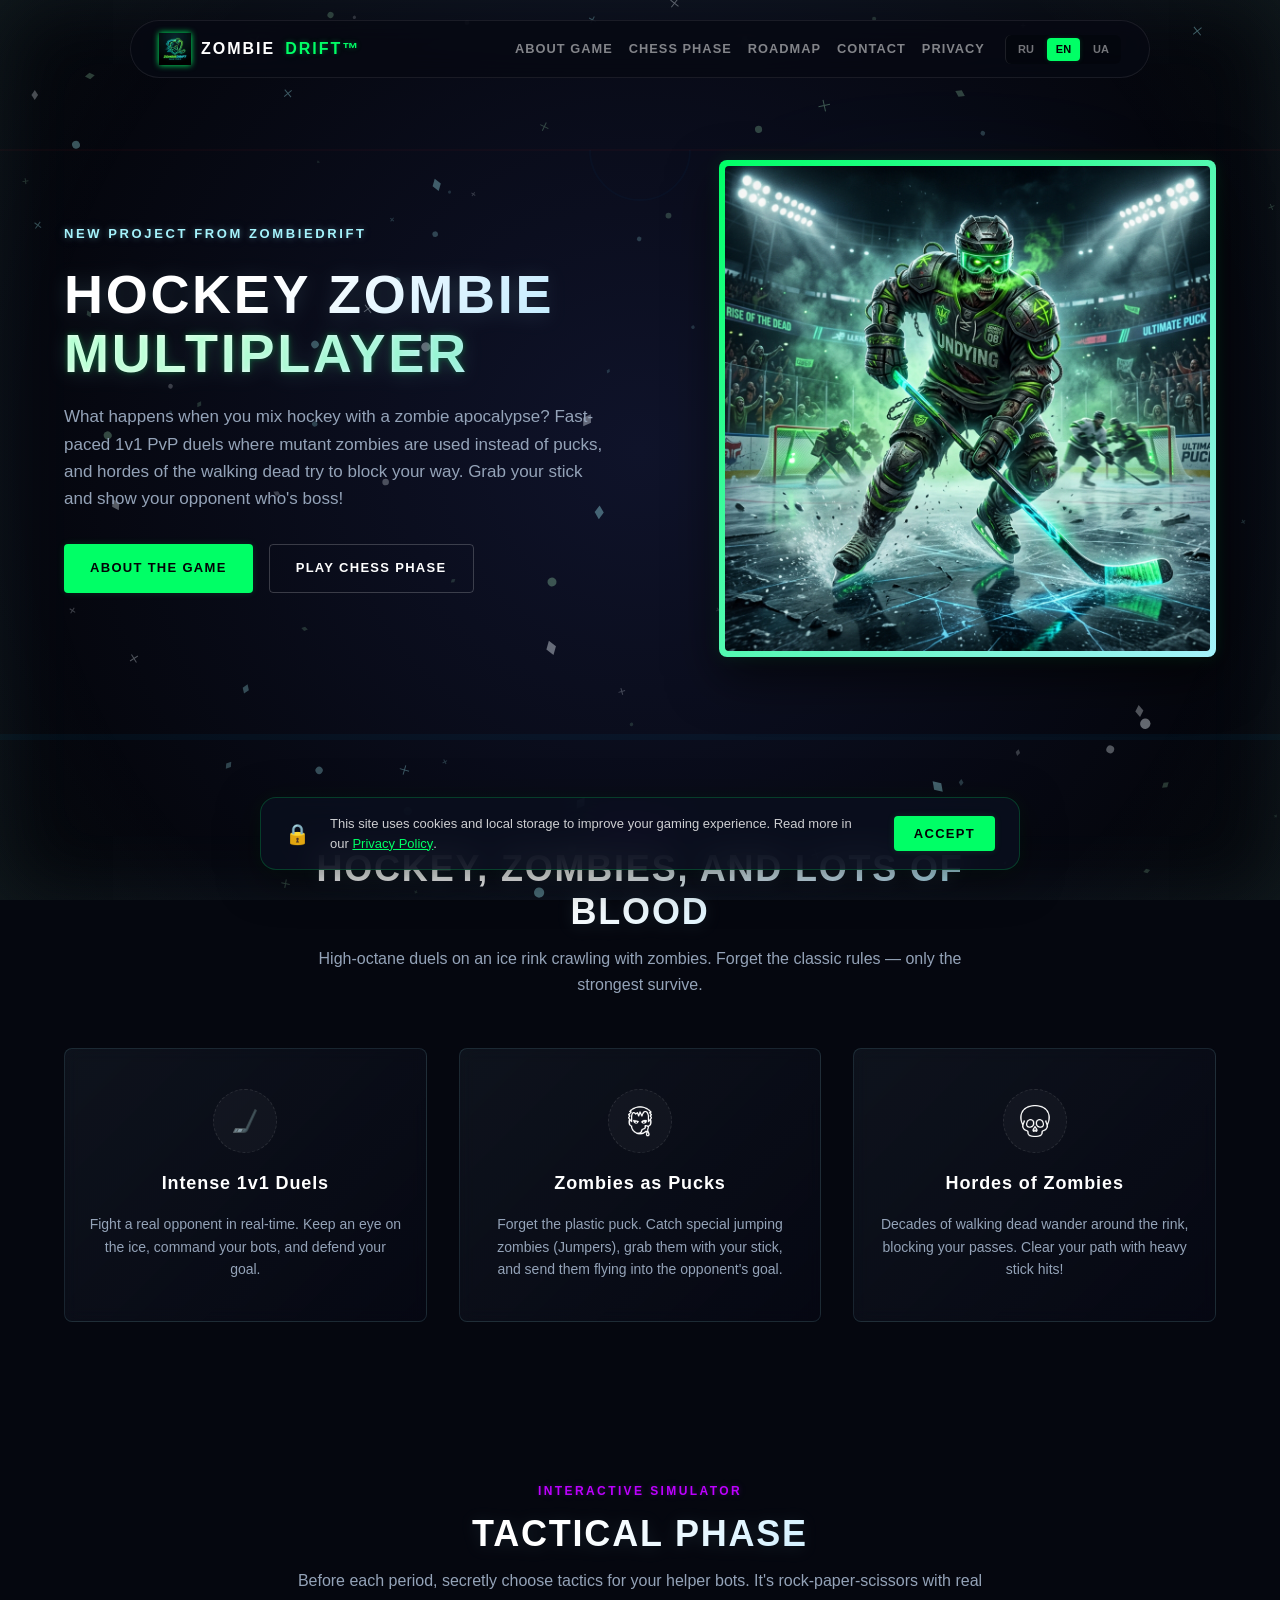
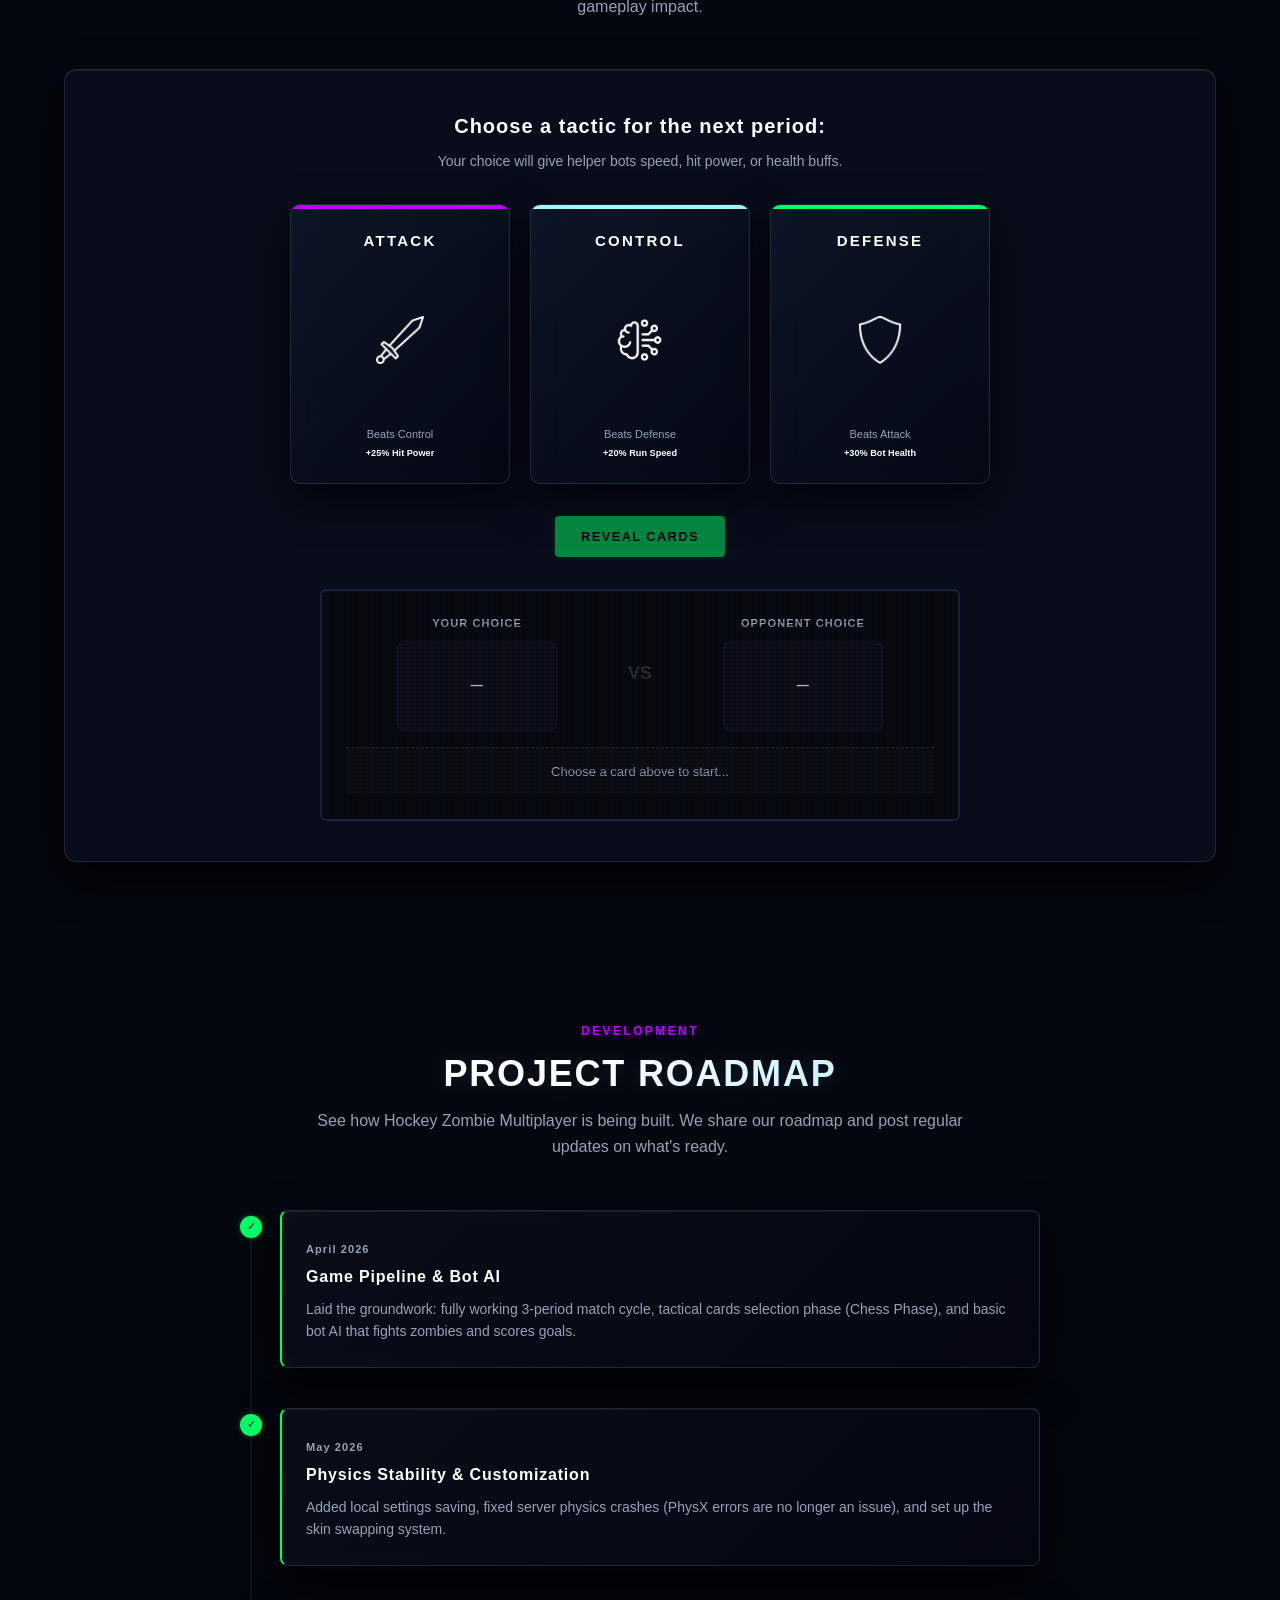
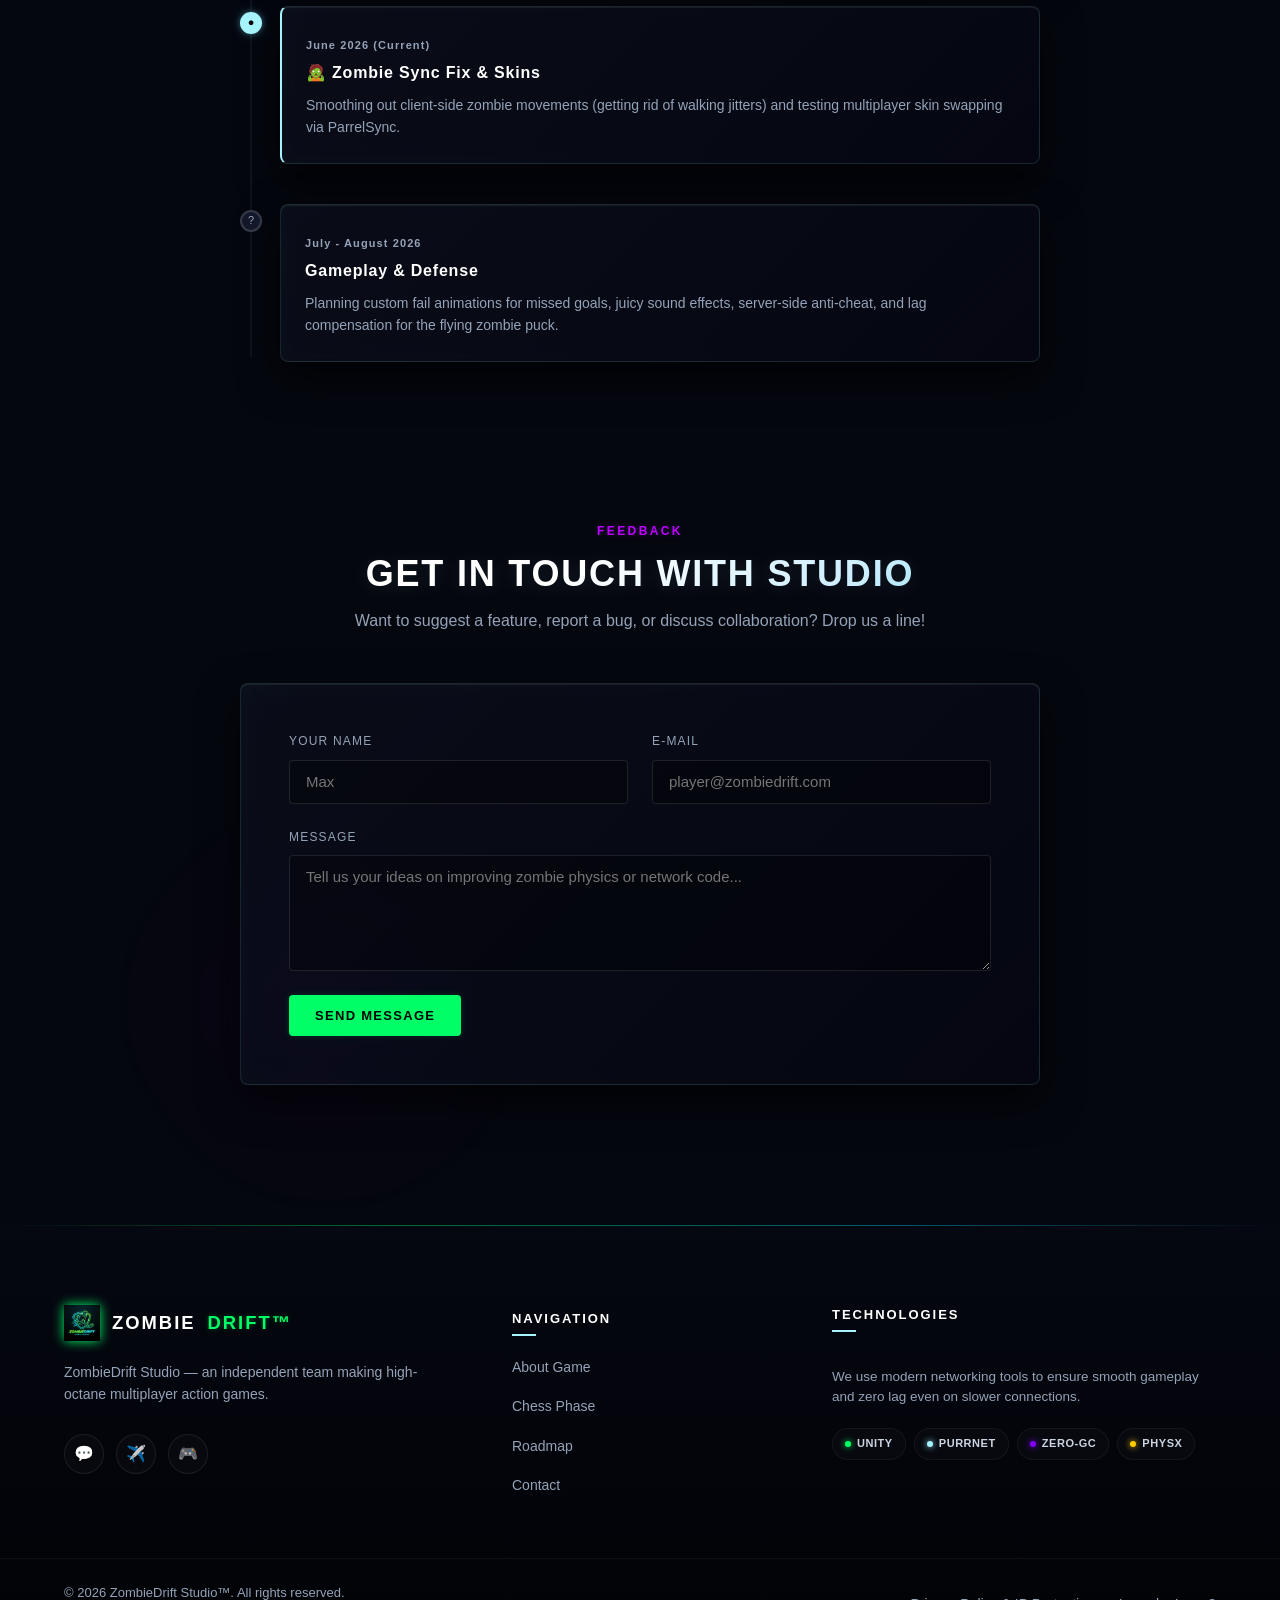
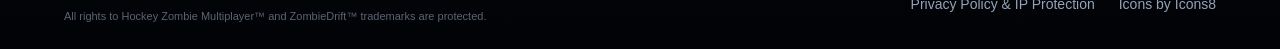
<file: index.html>
<!DOCTYPE html>
<html lang="ru">

<head>
    <meta charset="UTF-8">
    <meta name="viewport" content="width=device-width, initial-scale=1.0">
    <title data-i18n="doc-title">ZombieDrift Studio™ | Hockey Zombie Multiplayer™</title>
    <meta name="description"
        content="Официальный сайт игровой студии ZombieDrift. Разработчики безумного спортивного экшена Hockey Zombie Multiplayer. Узнайте больше об игре, игровом процессе и технологиях.">
    <meta name="keywords"
        content="ZombieDrift, Hockey Zombie, Hockey Zombie Multiplayer, PurrNet, Zero-GC, Unity, 1v1 PvP, инди-игры">
    <link rel="icon" type="image/png" href="assets/zombiedrift_logo.png">
    <link rel="canonical" href="https://zombiedrift.github.io/">
    <meta name="robots" content="index, follow">

    <!-- Open Graph / Facebook -->
    <meta property="og:type" content="website">
    <meta property="og:url" content="https://zombiedrift.github.io/">
    <meta property="og:title" content="ZombieDrift Studio™ | Hockey Zombie Multiplayer™" id="og-title">
    <meta property="og:description"
        content="Официальный сайт игровой студии ZombieDrift. Разработчики безумного спортивного экшена Hockey Zombie Multiplayer. Узнайте больше об игре, игровом процессе и технологиях."
        id="og-desc">
    <meta property="og:image" content="https://zombiedrift.github.io/assets/zombiedrift_logo.png">

    <!-- Twitter -->
    <meta property="twitter:card" content="summary_large_image">
    <meta property="twitter:url" content="https://zombiedrift.github.io/">
    <meta property="twitter:title" content="ZombieDrift Studio™ | Hockey Zombie Multiplayer™" id="twitter-title">
    <meta property="twitter:description"
        content="Официальный сайт игровой студии ZombieDrift. Разработчики безумного спортивного экшена Hockey Zombie Multiplayer. Узнайте больше об игре, игровом процессе и технологиях."
        id="twitter-desc">
    <meta property="twitter:image" content="https://zombiedrift.github.io/assets/zombiedrift_logo.png">

    <!-- Structured Data (JSON-LD) -->
    <script type="application/ld+json">
    {
      "@context": "https://schema.org",
      "@type": "VideoGame",
      "name": "Hockey Zombie Multiplayer",
      "description": "Безумный гибрид спортивного симулятора и кооперативного выживания в формате 1v1 PvP от ZombieDrift Studio.",
      "genre": "Sports Action / Survival",
      "platform": "PC",
      "author": {
        "@type": "Organization",
        "name": "ZombieDrift Studio",
        "url": "https://zombiedrift.github.io/"
      }
    }
    </script>

    <link rel="stylesheet" href="style.css">
    <meta name="google-site-verification" content="VF6XMZrwy6AhMK0q1wyKyUwlzG-ASBN-I_6LHaWsWwU" />
</head>

<body>
    <!-- Background Canvas for tech particle effect -->
    <canvas id="bg-canvas"></canvas>

    <!-- Floating Pill Navigation (W&P Style) -->
    <header>
        <nav class="site-nav fade-in" id="site-nav">
            <a href="#hero" class="site-nav__brand">
                <img src="assets/zombiedrift_logo.png" alt="ZombieDrift Logo" class="site-nav__logo">
                <span class="brand-zombie">ZOMBIE</span><span class="brand-drift">DRIFT™</span>
            </a>
            <div class="site-nav__links" id="nav-links">
                <a href="#about-game" class="nav-link" data-i18n="nav-about">
                    <span class="nav-text-desktop">Об игре</span>
                    <span class="nav-text-mobile">Игра</span>
                </a>
                <a href="#chess-phase" class="nav-link" data-i18n="nav-chess">
                    <span class="nav-text-desktop">Шахматы</span>
                    <span class="nav-text-mobile">Chess</span>
                </a>

                <a href="#roadmap" class="nav-link" data-i18n="nav-roadmap">
                    <span class="nav-text-desktop">Дорожная карта</span>
                    <span class="nav-text-mobile">Roadmap</span>
                </a>
                <a href="#contact" class="nav-link" data-i18n="nav-contact">
                    <span class="nav-text-desktop">Контакты</span>
                    <span class="nav-text-mobile">📩</span>
                </a>
                <a href="privacy.html" class="nav-link" data-i18n="nav-privacy">
                    <span class="nav-text-desktop">Приватность</span>
                    <span class="nav-text-mobile">🔒</span>
                </a>

                <!-- Language Switcher inside nav links -->
                <div class="lang-switch-wrapper">
                    <button class="lang-btn active" data-lang="ru">RU</button>
                    <button class="lang-btn" data-lang="en">EN</button>
                    <button class="lang-btn" data-lang="ua">UA</button>
                </div>
            </div>

            <!-- Hamburger for mobile -->
            <button class="menu-toggle" id="menu-toggle" aria-label="Toggle Menu">
                <span></span>
                <span></span>
                <span></span>
            </button>
        </nav>
    </header>

    <main>
        <!-- Hero Section -->
        <section class="hero-section" id="hero">
            <div class="hero-glow"></div>
            <div class="container hero-container">
                <div class="hero-content">
                    <span class="hero-tagline" data-i18n="hero-tag">Новый проект от ZombieDrift</span>
                    <h1 class="hero-title" data-i18n="hero-title">HOCKEY ZOMBIE<br><span
                            class="highlight-text">MULTIPLAYER</span></h1>
                    <p class="hero-desc" data-i18n="hero-desc">
                        Что будет, если скрестить хоккей и зомби-апокалипсис? Ураганные PvP-дуэли 1 на 1, где вместо обычной шайбы прыгают зомби-мутанты, а толпа ходячих мертвецов на льду только мешает играть. Берите клюшку и покажите сопернику, кто тут босс!
                    </p>
                    <div class="hero-buttons">
                        <a href="#about-game" class="btn btn-primary" id="btn-hero-learn"
                            data-i18n="btn-learn">Подробнее об игре</a>
                        <a href="#chess-phase" class="btn btn-secondary" id="btn-hero-play"
                            data-i18n="btn-play-sim">Сыграть в Chess Phase</a>
                    </div>
                </div>
                <div class="hero-visual">
                    <div class="image-wrapper">
                        <img src="assets/hockey_zombie_hero.png" alt="Hockey Zombie Gameplay Hero" class="hero-img">
                        <div class="neon-border-glow"></div>
                    </div>
                </div>
            </div>
        </section>

        <!-- About Game Section -->
        <section class="about-game-section" id="about-game">
            <div class="container">
                <div class="section-header">
                    <span class="section-tag" data-i18n="about-tag">Игровой процесс</span>
                    <h2 class="section-title" data-i18n="about-title">ХОККЕЙ, ЗОМБИ И МНОГО КРОВИ</h2>
                    <p class="section-subtitle" data-i18n="about-subtitle">Ураганные дуэли на льду, кишащем зомби. Забудьте про классические правила — здесь выживает сильнейший.</p>
                </div>

                <div class="features-grid">
                    <div class="feature-card">
                        <div class="card-icon icon-pvp"></div>
                        <h3 class="card-title" data-i18n="feat1-title">Жаркие дуэли 1 на 1</h3>
                        <p class="card-desc" data-i18n="feat1-desc">Сражайтесь с реальным соперником в реальном времени. Следите за льдом, раздавайте приказы своим ботам и защищайте ворота.</p>
                    </div>
                    <div class="feature-card">
                        <div class="card-icon icon-jumper"></div>
                        <h3 class="card-title" data-i18n="feat2-title">Зомби вместо шайбы</h3>
                        <p class="card-desc" data-i18n="feat2-desc">Забудьте про пластиковый диск. Ловите особых прыгучих зомби (Jumpers), перехватывайте их клюшкой и отправляйте мощным щелчком прямо в ворота соперника.</p>
                    </div>
                    <div class="feature-card">
                        <div class="card-icon icon-horde"></div>
                        <h3 class="card-title" data-i18n="feat3-title">Толпа зомби под ногами</h3>
                        <p class="card-desc" data-i18n="feat3-desc">На арене постоянно шатаются десятки мертвецов, которые мешают пасовать и бегать. Пробивайте себе дорогу сильными ударами клюшки!</p>
                    </div>
                </div>
            </div>
        </section>

        <!-- Interactive Chess Phase Simulator -->
        <section class="chess-phase-section" id="chess-phase">
            <div class="section-glow"></div>
            <div class="container">
                <div class="section-header">
                    <span class="section-tag" data-i18n="chess-tag">Интерактивный симулятор</span>
                    <h2 class="section-title" data-i18n="chess-title">ТАКТИЧЕСКАЯ ФАЗА</h2>
                    <p class="section-subtitle" data-i18n="chess-subtitle">Перед каждым периодом вы тайно выбираете тактику для своих ботов-помощников. Это как камень-ножницы-бумага, но с реальным влиянием на геймплей.</p>
                </div>

                <div class="chess-simulator-box">
                    <div class="simulator-intro">
                        <h3 data-i18n="chess-intro-title">Выберите тактику на следующий период:</h3>
                        <p data-i18n="chess-intro-desc">Ваш выбор даст ботам-помощникам баффы к скорости, силе удара или здоровью.</p>
                    </div>

                    <div class="cards-container">
                        <div class="chess-card" data-card="attack" id="card-attack">
                            <div class="card-inner">
                                <div class="card-accent accent-attack"></div>
                                <div class="card-glow"></div>
                                <h4 class="card-type" data-i18n="card-att-title">АТАКА</h4>
                                <div class="card-icon-illustration"><img src="icons8-sword-50.png" alt="Attack"></div>
                                <p class="card-benefit" data-i18n="card-att-benefit">Побеждает Контроль<br><small>+25%
                                        Сила удара</small></p>
                            </div>
                        </div>

                        <div class="chess-card" data-card="control" id="card-control">
                            <div class="card-inner">
                                <div class="card-accent accent-control"></div>
                                <div class="card-glow"></div>
                                <h4 class="card-type" data-i18n="card-ctrl-title">КОНТРОЛЬ</h4>
                                <div class="card-icon-illustration"><img src="icons8-brain-64.png" alt="Control"></div>
                                <p class="card-benefit" data-i18n="card-ctrl-benefit">Побеждает Защиту<br><small>+20%
                                        Скорость бега</small></p>
                            </div>
                        </div>

                        <div class="chess-card" data-card="defense" id="card-defense">
                            <div class="card-inner">
                                <div class="card-accent accent-defense"></div>
                                <div class="card-glow"></div>
                                <h4 class="card-type" data-i18n="card-def-title">ЗАЩИТА</h4>
                                <div class="card-icon-illustration"><img src="icons8-shield-50.png" alt="Defense"></div>
                                <p class="card-benefit" data-i18n="card-def-benefit">Побеждает Атаку<br><small>+30%
                                        Здоровье ботов</small></p>
                            </div>
                        </div>
                    </div>

                    <div class="sim-controls">
                        <button id="btn-reveal-choice" class="btn btn-primary btn-disabled" disabled
                            data-i18n="btn-reveal">Раскрыть карты</button>
                        <button id="btn-reset-sim" class="btn btn-secondary btn-hidden" data-i18n="btn-reset">Начать
                            заново</button>
                    </div>

                    <!-- Simulator Output Screen -->
                    <div class="simulator-screen" id="sim-screen">
                        <div class="screen-layout">
                            <div class="player-slot">
                                <h5 data-i18n="sim-your-choice">Ваш выбор</h5>
                                <div class="slot-visual" id="slot-player">—</div>
                            </div>
                            <div class="vs-divider">VS</div>
                            <div class="opponent-slot">
                                <h5 data-i18n="sim-opp-choice">Выбор Соперника</h5>
                                <div class="slot-visual" id="slot-opponent">—</div>
                            </div>
                        </div>
                        <div class="screen-result" id="screen-result-text" data-i18n="sim-start-prompt">Выберите карту
                            выше, чтобы начать...</div>
                    </div>
                </div>
            </div>
        </section>



        <!-- Roadmap / Devlog Section -->
        <section class="roadmap-section" id="roadmap">
            <div class="container">
                <div class="section-header">
                    <span class="section-tag" data-i18n="road-tag">Развитие</span>
                    <h2 class="section-title" data-i18n="road-title">ДОРОЖНАЯ КАРТА ПРОЕКТА</h2>
                    <p class="section-subtitle" data-i18n="road-subtitle">Следите за тем, как создается Hockey Zombie Multiplayer. Мы делимся планами и регулярно рассказываем, что уже готово.</p>
                </div>

                <div class="roadmap-timeline">
                    <div class="timeline-item completed">
                        <div class="timeline-badge">✓</div>
                        <div class="timeline-content glass-panel">
                            <span class="timeline-date" data-i18n="road-date1">Апрель 2026</span>
                            <h4 data-i18n="road-title1">Игровой пайплайн и ИИ ботов</h4>
                            <p data-i18n="road-desc1">Собрали базу: готов полный матч из 3 периодов, фаза выбора тактики (Chess Phase) и базовый интеллект ботов — они уже умеют отбиваться от зомби и забивать голы.</p>
                        </div>
                    </div>

                    <div class="timeline-item completed">
                        <div class="timeline-badge">✓</div>
                        <div class="timeline-content glass-panel">
                            <span class="timeline-date" data-i18n="road-date2">Май 2026</span>
                            <h4 data-i18n="road-title2">Физическая стабильность и кастомизация</h4>
                            <p data-i18n="road-desc2">Сделали сохранение настроек игрока, исправили баг с падением физики на сервере (PhysX краши больше не страшны) и настроили систему смены скинов.</p>
                        </div>
                    </div>

                    <div class="timeline-item active">
                        <div class="timeline-badge">●</div>
                        <div class="timeline-content glass-panel animate-pulse-border">
                            <span class="timeline-date" data-i18n="road-date3">Июнь 2026 (Текущий этап)</span>
                            <h4 data-i18n="road-title3">🧟 Исправление синхронизации зомби & Скины</h4>
                            <p data-i18n="road-desc3">Сглаживаем сетевые движения зомби (убираем подергивания при ходьбе), тестируем интерфейс выбора скинов в мультиплеере через ParrelSync.</p>
                        </div>
                    </div>

                    <div class="timeline-item future">
                        <div class="timeline-badge">?</div>
                        <div class="timeline-content glass-panel">
                            <span class="timeline-date" data-i18n="road-date4">Июль - Август 2026</span>
                            <h4 data-i18n="road-title4">Геймплей и защита</h4>
                            <p data-i18n="road-desc4">Планируем добавить анимации при пропущенных голах, сочные звуковые эффекты, серверный античит и компенсацию задержек (лагкомпенсацию) для шайбы, что летит.</p>
                        </div>
                    </div>
                </div>
            </div>
        </section>

        <!-- Contact Section -->
        <section class="contact-section" id="contact">
            <div class="contact-glow"></div>
            <div class="container">
                <div class="section-header">
                    <span class="section-tag" data-i18n="cont-tag">Обратная связь</span>
                    <h2 class="section-title" data-i18n="cont-title">СВЯЗАТЬСЯ СО СТУДИЕЙ</h2>
                    <p class="section-subtitle" data-i18n="cont-subtitle">Хотите предложить фичу, сообщить о баге или
                        обсудить сотрудничество? Напишите нам!</p>
                </div>

                <div class="contact-box glass-panel">
                    <form id="studio-contact-form" class="contact-form">
                        <div class="form-row">
                            <div class="form-col">
                                <label for="form-name" data-i18n="cont-label-name">Ваше имя</label>
                                <input type="text" id="form-name" required placeholder="Максим">
                            </div>
                            <div class="form-col">
                                <label for="form-email" data-i18n="cont-label-email">Эл. почта</label>
                                <input type="email" id="form-email" required placeholder="player@zombiedrift.com">
                            </div>
                        </div>
                        <div class="form-group">
                            <label for="form-message" data-i18n="cont-label-msg">Сообщение</label>
                            <textarea id="form-message" rows="5" required
                                placeholder="Расскажите нам о ваших идеях по улучшению физики зомби или сетевого кода..."></textarea>
                        </div>
                        <div class="form-actions">
                            <button type="submit" id="btn-submit-form" class="btn btn-primary"
                                data-i18n="btn-send">Отправить сообщение</button>
                        </div>
                        <div id="form-feedback" class="form-feedback-message hidden"></div>
                    </form>
                </div>
            </div>
        </section>
    </main>

    <!-- Footer -->
    <footer class="main-footer">
        <div class="footer-top-line"></div>
        <div class="container footer-grid">
            <div class="footer-brand">
                <a href="#hero" class="footer-brand-title">
                    <img src="assets/zombiedrift_logo.png" alt="ZombieDrift Logo" class="footer-logo">
                    <span class="brand-zombie">ZOMBIE</span><span class="brand-drift">DRIFT™</span>
                </a>
                <p data-i18n="foot-desc" class="footer-brand-desc">ZombieDrift Studio — независимая команда, которая делает бодрые мультиплеерные экшены.</p>
                <div class="footer-socials">
                    <a href="https://discord.gg/" target="_blank" class="social-btn btn-discord" aria-label="Discord">
                        <span class="social-icon">💬</span>
                    </a>
                    <a href="https://t.me/" target="_blank" class="social-btn btn-telegram" aria-label="Telegram">
                        <span class="social-icon">✈️</span>
                    </a>
                    <a href="https://store.steampowered.com/" target="_blank" class="social-btn btn-steam"
                        aria-label="Steam">
                        <span class="social-icon">🎮</span>
                    </a>
                </div>
            </div>

            <div class="footer-nav">
                <h4 class="footer-section-title" data-i18n="foot-nav-title">Навигация</h4>
                <ul class="footer-nav-links">
                    <li><a href="#about-game" class="footer-link" data-i18n="nav-about">Об игре</a></li>
                    <li><a href="#chess-phase" class="footer-link" data-i18n="nav-chess">Шахматы</a></li>
                    <li><a href="#roadmap" class="footer-link" data-i18n="nav-roadmap">Дорожная карта</a></li>
                    <li><a href="#contact" class="footer-link" data-i18n="nav-contact">Контакты</a></li>
                </ul>
            </div>

            <div class="footer-tech">
                <h4 class="footer-section-title" data-i18n="foot-tech-title">Технологии</h4>
                <p class="footer-tech-desc" data-i18n="foot-tech-desc">Используем продвинутые сетевые технологии, чтобы игра шла плавно и без лагов даже при слабом интернете.</p>
                <div class="tech-badges">
                    <span class="tech-badge badge-unity"><span class="badge-dot dot-unity"></span>Unity</span>
                    <span class="tech-badge badge-purrnet"><span class="badge-dot dot-purrnet"></span>PurrNet</span>
                    <span class="tech-badge badge-zerogc"><span class="badge-dot dot-zerogc"></span>Zero-GC</span>
                    <span class="tech-badge badge-physx"><span class="badge-dot dot-physx"></span>PhysX</span>
                </div>
            </div>
        </div>

        <div class="footer-bottom">
            <div class="container footer-bottom-container">
                <div class="footer-copy">
                    <p data-i18n="foot-copy">&copy; 2026 ZombieDrift. Все права защищены.</p>
                    <p data-i18n="foot-credits" class="footer-credits-text">Сделано для демонстрации проекта Hockey
                        Zombie Multiplayer.</p>
                </div>
                <div class="footer-bottom-links">
                    <a href="privacy.html" class="footer-link" data-i18n="foot-legal-link">Политика конфиденциальности и
                        защита ИС</a>
                    <a href="https://icons8.com" target="_blank" rel="noopener noreferrer" class="footer-link" data-i18n="foot-icons-link">Иконки от Icons8</a>
                </div>
            </div>
        </div>
    </footer>

    <!-- Privacy/Cookie Consent Banner -->
    <div id="cookie-banner" class="cookie-banner hidden">
        <div class="cookie-content">
            <span class="cookie-icon">🔒</span>
            <p id="cookie-text-content" data-i18n="cookie-text">Этот сайт использует файлы cookie и локальное хранилище
                для улучшения вашего игрового опыта. Подробнее в нашей <a href="privacy.html">Политике
                    конфиденциальности</a>.</p>
            <button id="btn-cookie-accept" class="btn btn-primary" data-i18n="btn-cookie-accept">Принять</button>
        </div>
    </div>

    <script src="script.js"></script>
</body>

</html>
</file>
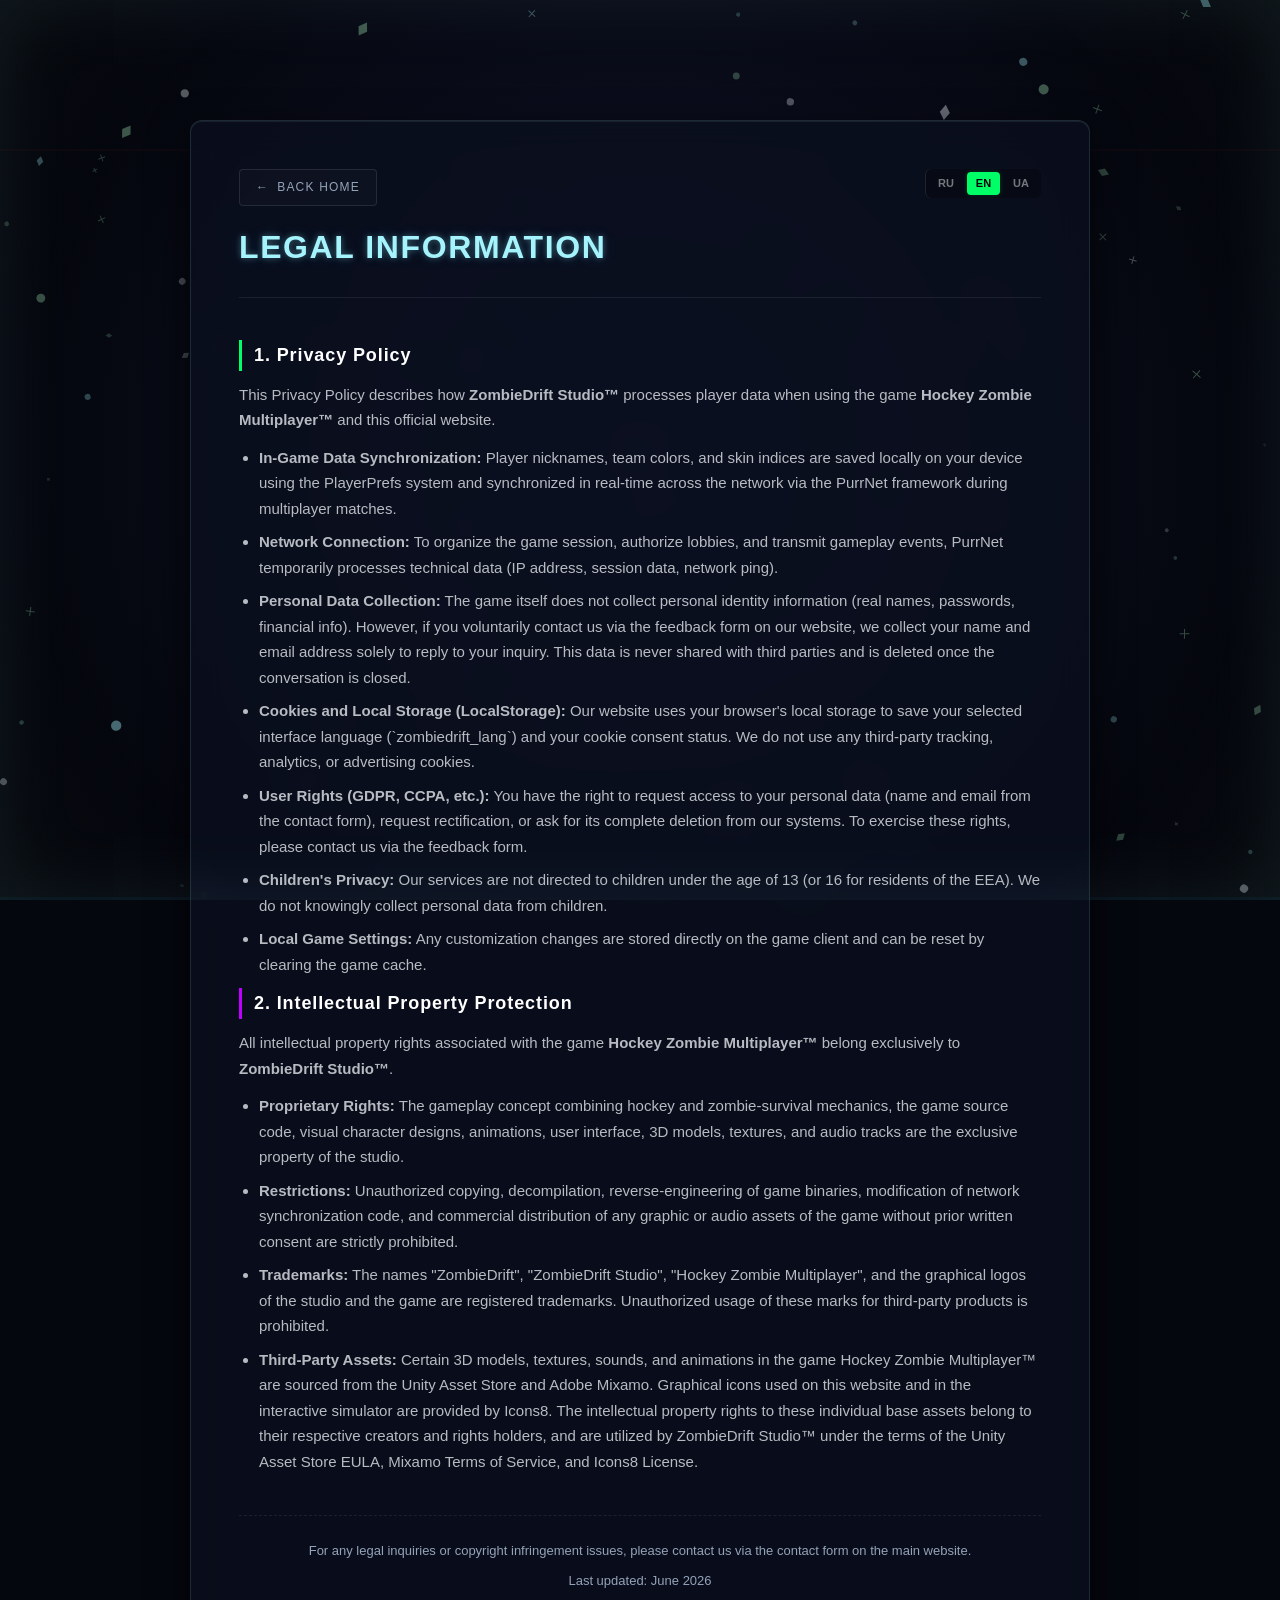
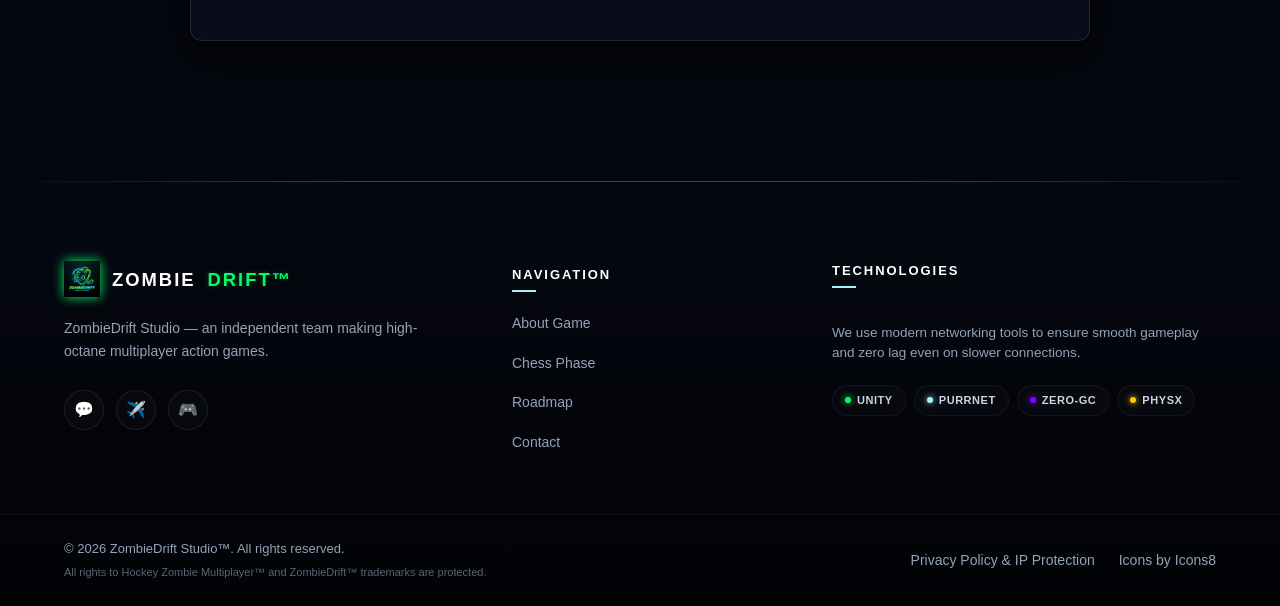
<file: privacy.html>
<!DOCTYPE html>
<html lang="ru">
<head>
    <meta charset="UTF-8">
    <meta name="viewport" content="width=device-width, initial-scale=1.0">
    <title>ZombieDrift Studio | Privacy Policy & IP Protection</title>
    <meta name="description" content="Политика конфиденциальности и защита интеллектуальной собственности Hockey Zombie Multiplayer от ZombieDrift Studio.">
    <link rel="icon" type="image/png" href="assets/zombiedrift_logo.png">
    <link rel="canonical" href="https://zombiedrift.github.io/privacy.html">
    <meta name="robots" content="index, follow">

    <!-- Open Graph / Facebook -->
    <meta property="og:type" content="website">
    <meta property="og:url" content="https://zombiedrift.github.io/privacy.html">
    <meta property="og:title" content="ZombieDrift Studio | Privacy Policy & IP Protection" id="og-title">
    <meta property="og:description" content="Политика конфиденциальности и защита интеллектуальной собственности Hockey Zombie Multiplayer от ZombieDrift Studio." id="og-desc">
    <meta property="og:image" content="https://zombiedrift.github.io/assets/zombiedrift_logo.png">

    <!-- Twitter -->
    <meta property="twitter:card" content="summary_large_image">
    <meta property="twitter:url" content="https://zombiedrift.github.io/privacy.html">
    <meta property="twitter:title" content="ZombieDrift Studio | Privacy Policy & IP Protection" id="twitter-title">
    <meta property="twitter:description" content="Политика конфиденциальности и защита интеллектуальной собственности Hockey Zombie Multiplayer от ZombieDrift Studio." id="twitter-desc">
    <meta property="twitter:image" content="https://zombiedrift.github.io/assets/zombiedrift_logo.png">
    
    <link rel="stylesheet" href="style.css">
</head>
<body class="legal-body allow-select">
    <!-- Background Canvas for tech particle effect -->
    <canvas id="bg-canvas"></canvas>

    <main class="legal-section">
        <div class="container">
            <div class="legal-box">
                <!-- Header with Back Button and Language Switcher -->
                <div class="legal-header">
                    <div>
                        <a href="index.html" class="legal-nav-back">
                            ← <span data-lang-content="ru">На главную</span>
                            <span data-lang-content="en" style="display:none;">Back Home</span>
                            <span data-lang-content="ua" style="display:none;">На головну</span>
                        </a>
                        <h1 class="legal-header__title" style="margin-top: 16px;">
                            <span data-lang-content="ru">ЮРИДИЧЕСКАЯ <span>ИНФОРМАЦИЯ</span></span>
                            <span data-lang-content="en" style="display:none;">LEGAL <span>INFORMATION</span></span>
                            <span data-lang-content="ua" style="display:none;">ЮРИДИЧНА <span>ІНФОРМАЦІЯ</span></span>
                        </h1>
                    </div>
                    <div class="lang-switch-wrapper">
                        <button class="lang-btn active" data-lang="ru">RU</button>
                        <button class="lang-btn" data-lang="en">EN</button>
                        <button class="lang-btn" data-lang="ua">UA</button>
                    </div>
                </div>

                <!-- Russian Content -->
                <div class="legal-content" data-lang-content="ru">
                    <div class="legal-group">
                        <h3>1. Политика конфиденциальности</h3>
                        <p>Настоящая Политика конфиденциальности описывает, как <strong>ZombieDrift Studio™</strong> обрабатывает данные игроков при использовании игры <strong>Hockey Zombie Multiplayer™</strong> и официального веб-сайта.</p>
                        <ul>
                            <li><strong>Синхронизация данных в игре:</strong> Никнеймы игроков, цвета команд и индексы выбранных экипировок (скинов) сохраняются локально на вашем устройстве с помощью системы PlayerPrefs и синхронизируются в реальном времени по сети через фреймворк PurrNet во время мультиплеерных матчей.</li>
                            <li><strong>Сетевое подключение:</strong> Для организации игрового сеанса, авторизации лобби и передачи игровых событий PurrNet временно обрабатывает технические данные (IP-адрес, данные сессии, сетевой пинг).</li>
                            <li><strong>Сбор персональных данных:</strong> Игра не собирает личные данные (настоящие имена, пароли, финансовую информацию). Однако, если вы добровольно отправляете сообщение через форму обратной связи на сайте, мы сохраняем ваше имя и адрес электронной почты исключительно для ответа вам. Эти данные не передаются третьим лицам и удаляются после завершения диалога.</li>
                            <li><strong>Файлы cookie и локальное хранилище (LocalStorage):</strong> Наш сайт использует локальное хранилище вашего браузера для сохранения выбранного языка интерфейса (`zombiedrift_lang`) и факта принятия соглашения о файлах cookie. Мы не используем сторонние отслеживающие, аналитические или рекламные файлы cookie.</li>
                            <li><strong>Права пользователей (GDPR, CCPA и др.):</strong> Вы имеете право запросить доступ к вашим личным данным (имя и email из формы связи), потребовать их изменения или полного удаления из нашей почтовой системы. Для этого отправьте запрос через форму обратной связи на сайте.</li>
                            <li><strong>Конфиденциальность несовершеннолетних:</strong> Продукты студии не предназначены для детей младше 13 лет (или 16 лет для жителей Европейской экономической зоны). Мы сознательно не собираем персональные данные детей.</li>
                            <li><strong>Локальные настройки игры:</strong> Любые изменения кастомизации сохраняются непосредственно на игровом клиенте и могут быть сброшены путем очистки кэша игры.</li>
                        </ul>
                    </div>

                    <div class="legal-group">
                        <h3 class="ip-title">2. Защита интеллектуальной собственности</h3>
                        <p>Все права на интеллектуальную собственность, связанные с игрой <strong>Hockey Zombie Multiplayer™</strong>, принадлежат <strong>ZombieDrift Studio™</strong>.</p>
                        <ul>
                            <li><strong>Имущественные права:</strong> Концепция игрового процесса, объединяющая элементы хоккея и выживания против зомби, исходный код игры, визуальный дизайн персонажей, анимации, пользовательский интерфейс, 3D-модели, текстуры и звуковое сопровождение являются исключительной собственностью студии.</li>
                            <li><strong>Ограничение использования:</strong> Категорически запрещается несанкционированное копирование, декомпиляция, реверс-инжиниринг исполняемых файлов игры, модификация кода сетевой синхронизации, а также коммерческое распространение любых графических или аудио-ассетов игры без предварительного письменного согласия правообладателя.</li>
                            <li><strong>Товарные знаки:</strong> Названия «ZombieDrift», «ZombieDrift Studio», «Hockey Zombie Multiplayer», графические логотипы студии и игры являются зарегистрированными товарными знаками. Несанкционированное использование данных знаков для продвижения сторонних продуктов запрещено.</li>
                            <li><strong>Сторонние ресурсы:</strong> Отдельные 3D-модели, текстуры, звуки и анимации в игре Hockey Zombie Multiplayer™ получены из магазинов ассетов Unity Asset Store и Adobe Mixamo. Графические иконки, используемые на сайте и в интерактивном симуляторе, предоставлены сервисом <a href="https://icons8.com" target="_blank" rel="noopener noreferrer">Icons8</a>. Права на данные исходные ресурсы принадлежат их законным авторам и правообладателям, и используются ZombieDrift Studio™ строго в соответствии с лицензиями Unity Asset Store EULA, Mixamo Terms of Service и Icons8 License.</li>
                        </ul>
                    </div>

                    <div class="legal-footer-note">
                        <p>По любым вопросам юридического характера или нарушения авторских прав, пожалуйста, свяжитесь с нами через форму обратной связи на официальном сайте.</p>
                        <p style="margin-top: 8px;">Последнее обновление: Июнь 2026 года</p>
                    </div>
                </div>

                <!-- English Content -->
                <div class="legal-content" data-lang-content="en" style="display:none;">
                    <div class="legal-group">
                        <h3>1. Privacy Policy</h3>
                        <p>This Privacy Policy describes how <strong>ZombieDrift Studio™</strong> processes player data when using the game <strong>Hockey Zombie Multiplayer™</strong> and this official website.</p>
                        <ul>
                            <li><strong>In-Game Data Synchronization:</strong> Player nicknames, team colors, and skin indices are saved locally on your device using the PlayerPrefs system and synchronized in real-time across the network via the PurrNet framework during multiplayer matches.</li>
                            <li><strong>Network Connection:</strong> To organize the game session, authorize lobbies, and transmit gameplay events, PurrNet temporarily processes technical data (IP address, session data, network ping).</li>
                            <li><strong>Personal Data Collection:</strong> The game itself does not collect personal identity information (real names, passwords, financial info). However, if you voluntarily contact us via the feedback form on our website, we collect your name and email address solely to reply to your inquiry. This data is never shared with third parties and is deleted once the conversation is closed.</li>
                            <li><strong>Cookies and Local Storage (LocalStorage):</strong> Our website uses your browser's local storage to save your selected interface language (`zombiedrift_lang`) and your cookie consent status. We do not use any third-party tracking, analytics, or advertising cookies.</li>
                            <li><strong>User Rights (GDPR, CCPA, etc.):</strong> You have the right to request access to your personal data (name and email from the contact form), request rectification, or ask for its complete deletion from our systems. To exercise these rights, please contact us via the feedback form.</li>
                            <li><strong>Children's Privacy:</strong> Our services are not directed to children under the age of 13 (or 16 for residents of the EEA). We do not knowingly collect personal data from children.</li>
                            <li><strong>Local Game Settings:</strong> Any customization changes are stored directly on the game client and can be reset by clearing the game cache.</li>
                        </ul>
                    </div>

                    <div class="legal-group">
                        <h3 class="ip-title">2. Intellectual Property Protection</h3>
                        <p>All intellectual property rights associated with the game <strong>Hockey Zombie Multiplayer™</strong> belong exclusively to <strong>ZombieDrift Studio™</strong>.</p>
                        <ul>
                            <li><strong>Proprietary Rights:</strong> The gameplay concept combining hockey and zombie-survival mechanics, the game source code, visual character designs, animations, user interface, 3D models, textures, and audio tracks are the exclusive property of the studio.</li>
                            <li><strong>Restrictions:</strong> Unauthorized copying, decompilation, reverse-engineering of game binaries, modification of network synchronization code, and commercial distribution of any graphic or audio assets of the game without prior written consent are strictly prohibited.</li>
                            <li><strong>Trademarks:</strong> The names "ZombieDrift", "ZombieDrift Studio", "Hockey Zombie Multiplayer", and the graphical logos of the studio and the game are registered trademarks. Unauthorized usage of these marks for third-party products is prohibited.</li>
                            <li><strong>Third-Party Assets:</strong> Certain 3D models, textures, sounds, and animations in the game Hockey Zombie Multiplayer™ are sourced from the Unity Asset Store and Adobe Mixamo. Graphical icons used on this website and in the interactive simulator are provided by <a href="https://icons8.com" target="_blank" rel="noopener noreferrer">Icons8</a>. The intellectual property rights to these individual base assets belong to their respective creators and rights holders, and are utilized by ZombieDrift Studio™ under the terms of the Unity Asset Store EULA, Mixamo Terms of Service, and Icons8 License.</li>
                        </ul>
                    </div>

                    <div class="legal-footer-note">
                        <p>For any legal inquiries or copyright infringement issues, please contact us via the contact form on the main website.</p>
                        <p style="margin-top: 8px;">Last updated: June 2026</p>
                    </div>
                </div>

                <!-- Ukrainian Content -->
                <div class="legal-content" data-lang-content="ua" style="display:none;">
                    <div class="legal-group">
                        <h3>1. Політика конфіденційності</h3>
                        <p>Ця Політика конфіденційності описує, як <strong>ZombieDrift Studio™</strong> обробляє дані гравців при використанні гри <strong>Hockey Zombie Multiplayer™</strong> та офіційного веб-сайту.</p>
                        <ul>
                            <li><strong>Синхронізація даних у грі:</strong> Нікнейми гравців, кольори команд та індекси обраних екіпірувань (скінів) зберігаються локально на вашому пристрої за допомогою системи PlayerPrefs та синхронізуються в реальному часі через мережу за допомогою фреймворку PurrNet під час мультиплеєрних матчів.</li>
                            <li><strong>Мережеве підключення:</strong> Для організації ігрового сеансу, авторизації лобі та передачі ігрових подій PurrNet тимчасово обробляє технічні дані (IP-адреса, дані сесії, мережевий пінг).</li>
                            <li><strong>Збір персональних даних:</strong> Гра не збирає особисті дані (справжні імена, паролі, фінансову інформацію). Однак, якщо ви добровільно надсилаєте повідомлення через форму зворотного зв'язку на сайті, ми зберігаємо ваше ім'я та адресу електронної пошти виключно для відповіді вам. Ці дані не передаються третім особам і видаляються після завершення діалогу.</li>
                            <li><strong>Файли cookie та локальне сховище (LocalStorage):</strong> Наш сайт використовує локальне сховище вашого браузера для збереження обраної мови інтерфейсу (`zombiedrift_lang`) та факту прийняття згоди на використання файлів cookie. Ми не використовуємо сторонні відстежувальні, аналітичні або рекламні файли cookie.</li>
                            <li><strong>Права користувачів (GDPR, CCPA тощо):</strong> Ви маєте право запросити доступ до ваших особистих даних (ім'я та email з форми зв'язку), вимагати їх зміни або повного видалення з нашої поштової системи. Для цього надішліть запит через форму зворотного зв'язку на сайті.</li>
                            <li><strong>Конфіденційність неповнолітніх:</strong> Продукти студії не призначені для дітей віком до 13 років (або 16 років для мешканців Європейської економічної зони). Ми свідомо не збираємо персональні дані дітей.</li>
                            <li><strong>Локальні налаштування гри:</strong> Будь-які зміни кастомізації зберігаються безпосередньо на ігровому клієнті та можуть бути скинуті шляхом очищення кешу гри.</li>
                        </ul>
                    </div>

                    <div class="legal-group">
                        <h3 class="ip-title">2. Захист інтелектуальної власності</h3>
                        <p>Всі права на інтелектуальну власність, пов'язані з грою <strong>Hockey Zombie Multiplayer™</strong>, належать <strong>ZombieDrift Studio™</strong>.</p>
                        <ul>
                            <li><strong>Майнові права:</strong> Концепція ігрового процесу, що поєднує елементи хокею та виживання проти зомбі, вихідний код гри, візуальний дизайн персонажів, анімації, інтерфейс користувача, 3D-моделі, текстури та звуковий супровід є виключною власністю студії.</li>
                            <li><strong>Обмеження використання:</strong> Категорично забороняється несанкціоноване копіювання, декомпіляція, реверс-інжиніринг виконуваних файлів гри, модифікація коду мережевої синхронізації, а також комерційне розповсюдження будь-яких графічних або аудіо-асетів гри без попередньої письмової згоди правовласника.</li>
                            <li><strong>Товарні знаки:</strong> Назви «ZombieDrift», «ZombieDrift Studio», «Hockey Zombie Multiplayer», графічні логотипи студії та гри є зареєстрованими товарними знаками. Несанкціоноване використання цих знаків для просування сторонніх продуктів заборонено.</li>
                            <li><strong>Сторонні ресурси:</strong> Окремі 3D-моделі, текстури, звуки та анімації у грі Hockey Zombie Multiplayer™ отримані з магазинів асетів Unity Asset Store та Adobe Mixamo. Графічні іконки, що використовуються на сайті та в інтерактивному симуляторі, надані сервісом <a href="https://icons8.com" target="_blank" rel="noopener noreferrer">Icons8</a>. Права на ці вихідні ресурси належать їхнім законним авторам та правовласникам, та використовуються ZombieDrift Studio™ строго відповідно до ліцензій Unity Asset Store EULA, Mixamo Terms of Service та Icons8 License.</li>
                        </ul>
                    </div>

                    <div class="legal-footer-note">
                        <p>З будь-яких питань юридичного характеру або порушення авторських прав, будь ласка, зв'яжіться з нами через форму зворотного зв'язку на офіційному сайті.</p>
                        <p style="margin-top: 8px;">Останнє оновлення: Червень 2026 року</p>
                    </div>
                </div>

            </div>
        </div>
    </main>

    <!-- Footer -->
    <footer class="main-footer">
        <div class="footer-top-line"></div>
        <div class="container footer-grid">
            <div class="footer-brand">
                <a href="index.html#hero" class="footer-brand-title">
                    <img src="assets/zombiedrift_logo.png" alt="ZombieDrift Logo" class="footer-logo">
                    <span class="brand-zombie">ZOMBIE</span><span class="brand-drift">DRIFT™</span>
                </a>
                <p data-i18n="foot-desc" class="footer-brand-desc">ZombieDrift Studio — независимый разработчик высокодинамичных мультиплеерных экшенов.</p>
                <div class="footer-socials">
                    <a href="https://discord.gg/" target="_blank" class="social-btn btn-discord" aria-label="Discord">
                        <span class="social-icon">💬</span>
                    </a>
                    <a href="https://t.me/" target="_blank" class="social-btn btn-telegram" aria-label="Telegram">
                        <span class="social-icon">✈️</span>
                    </a>
                    <a href="https://store.steampowered.com/" target="_blank" class="social-btn btn-steam" aria-label="Steam">
                        <span class="social-icon">🎮</span>
                    </a>
                </div>
            </div>
            
            <div class="footer-nav">
                <h4 class="footer-section-title" data-i18n="foot-nav-title">Навигация</h4>
                <ul class="footer-nav-links">
                    <li><a href="index.html#about-game" class="footer-link" data-i18n="nav-about">Об игре</a></li>
                    <li><a href="index.html#chess-phase" class="footer-link" data-i18n="nav-chess">Шахматы</a></li>
                    <li><a href="index.html#roadmap" class="footer-link" data-i18n="nav-roadmap">Дорожная карта</a></li>
                    <li><a href="index.html#contact" class="footer-link" data-i18n="nav-contact">Контакты</a></li>
                </ul>
            </div>
            
            <div class="footer-tech">
                <h4 class="footer-section-title" data-i18n="foot-tech-title">Технологии</h4>
                <p class="footer-tech-desc" data-i18n="foot-tech-desc">Игра построена на современном стеке для обеспечения нулевого GC и плавной сетевой синхронизации.</p>
                <div class="tech-badges">
                    <span class="tech-badge badge-unity"><span class="badge-dot dot-unity"></span>Unity</span>
                    <span class="tech-badge badge-purrnet"><span class="badge-dot dot-purrnet"></span>PurrNet</span>
                    <span class="tech-badge badge-zerogc"><span class="badge-dot dot-zerogc"></span>Zero-GC</span>
                    <span class="tech-badge badge-physx"><span class="badge-dot dot-physx"></span>PhysX</span>
                </div>
            </div>
        </div>
        
        <div class="footer-bottom">
            <div class="container footer-bottom-container">
                <div class="footer-copy">
                    <p data-i18n="foot-copy">&copy; 2026 ZombieDrift. Все права защищены.</p>
                    <p data-i18n="foot-credits" class="footer-credits-text">Сделано для демонстрации проекта Hockey Zombie Multiplayer.</p>
                </div>
                <div class="footer-bottom-links">
                    <a href="privacy.html" class="footer-link" data-i18n="foot-legal-link">Политика конфиденциальности и защита ИС</a>
                    <a href="https://icons8.com" target="_blank" rel="noopener noreferrer" class="footer-link" data-i18n="foot-icons-link">Иконки от Icons8</a>
                </div>
            </div>
        </div>
    </footer>

    <script src="script.js"></script>
</body>
</html>
</file>
<file: style.css>
/* ==========================================================================
   ZOMBIEDRIFT STUDIO - DESIGN SYSTEM & STYLESHEET
   ========================================================================== */

/* --- Roboto Font Faces (SF Pro Alternative - Full Unicode Support) --- */
@font-face {
    font-family: 'Roboto';
    src: url('assets/fonts/SFPro/Roboto-Regular.woff2') format('woff2');
    font-weight: 400;
    font-style: normal;
    font-display: swap;
}

@font-face {
    font-family: 'Roboto';
    src: url('assets/fonts/SFPro/Roboto-Medium.woff2') format('woff2');
    font-weight: 500;
    font-style: normal;
    font-display: swap;
}

@font-face {
    font-family: 'Roboto';
    src: url('assets/fonts/SFPro/Roboto-Bold.woff2') format('woff2');
    font-weight: 700;
    font-style: normal;
    font-display: swap;
}

/* --- Custom Variables & Theme Tokens --- */
:root {
    --bg-dark: #05070f;
    --bg-darker: #020306;
    --bg-panel: linear-gradient(135deg, rgba(165, 215, 255, 0.06) 0%, rgba(6, 8, 20, 0.75) 100%);
    --bg-panel-hover: linear-gradient(135deg, rgba(165, 215, 255, 0.12) 0%, rgba(10, 14, 32, 0.85) 100%);
    --border-glass: 1px solid rgba(165, 243, 252, 0.12);
    --border-glass-active: 1px solid rgba(0, 210, 255, 0.5);
    --shadow-glass: 0 16px 40px 0 rgba(0, 0, 0, 0.7), inset 0 1px 1px rgba(255, 255, 255, 0.08);
    
    /* Neon Colors - Ice Shifted */
    --neon-green: #00ff66;
    --neon-cyan: #a5f3fc; /* Frost cyan */
    --neon-magenta: #bd00ff;
    --neon-purple: #8200ff;
    --neon-gold: #ffcc00;
    
    /* Glow Effects (Colder & Fitter) */
    --glow-green: 0 0 5px rgba(0, 255, 102, 0.25), 0 0 12px rgba(0, 255, 102, 0.1);
    --glow-cyan: 0 0 6px rgba(165, 243, 252, 0.35), 0 0 15px rgba(0, 210, 255, 0.15);
    --glow-magenta: 0 0 5px rgba(189, 0, 255, 0.25), 0 0 12px rgba(189, 0, 255, 0.1);
    --glow-gold: 0 0 5px rgba(255, 204, 0, 0.25), 0 0 12px rgba(255, 204, 0, 0.1);
    
    /* Typography */
    --font-heading: 'Roboto', -apple-system, BlinkMacSystemFont, "Segoe UI", sans-serif;
    --font-body: 'Roboto', -apple-system, BlinkMacSystemFont, "Segoe UI", sans-serif;
    
    /* Layout Constants */
    --container-width: 1200px;
    --header-height: 80px;
    
    /* Muted Text */
    --text-muted: #94a3b8;
}

/* --- Base & Reset Styles --- */
* {
    box-sizing: border-box;
    margin: 0;
    padding: 0;
}

html {
    scroll-behavior: smooth;
}

body {
    background-color: var(--bg-dark);
    color: #f1f5f9;
    font-family: var(--font-body);
    font-size: 16px;
    line-height: 1.6;
    overflow-x: hidden;
    position: relative;
}

body::before {
    content: '';
    position: fixed;
    top: 0; left: 0; right: 0; bottom: 0;
    pointer-events: none;
    z-index: 99;
    box-shadow: inset 0 0 80px rgba(165, 243, 252, 0.08);
    background: radial-gradient(circle, transparent 75%, rgba(165, 243, 252, 0.03) 100%);
}

/* Custom Scrollbar */
::-webkit-scrollbar {
    width: 8px;
}
::-webkit-scrollbar-track {
    background: var(--bg-darker);
}
::-webkit-scrollbar-thumb {
    background: #1b223c;
    border-radius: 4px;
}
::-webkit-scrollbar-thumb:hover {
    background: var(--neon-green);
}

/* Background Particle Canvas */
#bg-canvas {
    position: fixed;
    top: 0;
    left: 0;
    width: 100vw;
    height: 100vh;
    z-index: -1;
    pointer-events: none;
    background: radial-gradient(circle at 50% 50%, #0f132a 0%, var(--bg-darker) 100%);
}

/* Typography Presets */
h1, h2, h3, h4, h5, h6 {
    font-family: var(--font-heading);
    font-weight: 700;
    letter-spacing: 0.05em;
    color: #ffffff;
}

a {
    color: inherit;
    text-decoration: none;
}

ul {
    list-style: none;
}

img {
    max-width: 100%;
    height: auto;
    display: block;
}

.container {
    max-width: var(--container-width);
    margin: 0 auto;
    padding: 0 24px;
    position: relative;
    z-index: 1;
}

/* --- Glowing Effects & Text --- */
.highlight-text {
    color: var(--neon-green);
    text-shadow: var(--glow-green);
}

.text-neon-cyan {
    color: var(--neon-cyan);
    text-shadow: var(--glow-cyan);
}

.text-neon-green {
    color: var(--neon-green);
    text-shadow: var(--glow-green);
}

.text-neon-magenta {
    color: var(--neon-magenta);
    text-shadow: var(--glow-magenta);
}

/* --- Common Components (Buttons & Panels) --- */
.btn {
    display: inline-flex;
    align-items: center;
    justify-content: center;
    font-family: var(--font-heading);
    font-size: 13px;
    font-weight: 600;
    text-transform: uppercase;
    letter-spacing: 0.1em;
    padding: 13px 26px;
    border-radius: 4px;
    cursor: pointer;
    transition: all 0.3s cubic-bezier(0.4, 0, 0.2, 1);
    border: none;
    outline: none;
    text-align: center;
}

.btn-sm {
    padding: 10px 18px;
    font-size: 11px;
}

.btn-primary {
    background-color: var(--neon-green);
    color: var(--bg-darker);
    box-shadow: 0 0 7px rgba(0, 255, 102, 0.15);
}

.btn-primary:hover {
    background-color: #ffffff;
    box-shadow: 0 0 25px rgba(255, 255, 255, 0.5);
    transform: translateY(-2px);
}

.btn-secondary {
    background-color: transparent;
    color: #ffffff;
    border: 1px solid rgba(255, 255, 255, 0.2);
}

.btn-secondary:hover {
    border-color: var(--neon-cyan);
    color: var(--neon-cyan);
    box-shadow: 0 0 7px rgba(0, 210, 255, 0.1);
    transform: translateY(-2px);
}

.btn-disabled {
    opacity: 0.5;
    cursor: not-allowed !important;
    pointer-events: none;
}

.btn-hidden {
    display: none !important;
}

.glass-panel {
    background: var(--bg-panel);
    backdrop-filter: blur(12px) contrast(1.05) saturate(1.1);
    -webkit-backdrop-filter: blur(12px) contrast(1.05) saturate(1.1);
    border: var(--border-glass);
    border-radius: 8px;
    box-shadow: var(--shadow-glass);
    transition: border 0.3s, transform 0.3s;
    position: relative;
    overflow: hidden;
}

/* Diagonal Ice Shimmer/Glare Animation Target */
.glass-panel, .feature-card, .chess-card .card-inner, .contact-box {
    position: relative;
    overflow: hidden;
}

.glass-panel::after, .feature-card::after, .chess-card .card-inner::after, .contact-box::after {
    content: '';
    position: absolute;
    top: -50%;
    left: -75%;
    width: 30%;
    height: 200%;
    background: linear-gradient(
        to right,
        rgba(255, 255, 255, 0) 0%,
        rgba(255, 255, 255, 0.08) 30%,
        rgba(255, 255, 255, 0.2) 50%,
        rgba(255, 255, 255, 0.08) 70%,
        rgba(255, 255, 255, 0) 100%
    );
    transform: rotate(25deg);
    pointer-events: none;
    opacity: 0;
    z-index: 5;
}

.glass-panel:hover::after, .feature-card:hover::after, .chess-card:hover .card-inner::after, .contact-box:hover::after {
    animation: iceShine 1.3s cubic-bezier(0.25, 0.46, 0.45, 0.94) forwards;
    opacity: 1;
}

@keyframes iceShine {
    0% {
        left: -75%;
    }
    100% {
        left: 150%;
    }
}


/* --- Floating Pill Navigation (W&P Style) --- */
.site-nav {
    position: fixed;
    top: 20px;
    left: 50%;
    transform: translateX(-50%);
    width: calc(100% - 40px);
    max-width: 1020px;
    background: rgba(7, 9, 19, 0.82);
    backdrop-filter: blur(14px);
    -webkit-backdrop-filter: blur(14px);
    border: 1px solid rgba(255, 255, 255, 0.08);
    border-radius: 40px;
    padding: 12px 28px;
    display: flex;
    justify-content: space-between;
    align-items: center;
    z-index: 1000;
}

.site-nav__brand {
    display: flex;
    align-items: center;
    gap: 10px;
    font-family: var(--font-heading);
    font-weight: 900;
    font-size: 1rem;
    letter-spacing: 2px;
    color: #ffffff;
    transition: color 0.3s;
    white-space: nowrap;
    flex-shrink: 0; /* Prevent brand from shrinking and causing overlaps */
}

.site-nav__logo {
    width: 32px;
    height: 32px;
    filter: drop-shadow(0 0 3px var(--neon-green));
}

.brand-zombie {
    color: #ffffff;
    transition: color 0.3s;
}

.brand-drift {
    color: var(--neon-green);
    text-shadow: var(--glow-green);
    transition: color 0.3s;
}

.site-nav__brand:hover .brand-zombie {
    color: var(--neon-cyan);
}

.site-nav__brand:hover .brand-drift {
    color: #ffffff;
    text-shadow: none;
}

.site-nav__links {
    display: flex;
    align-items: center;
    gap: 16px;
    flex-shrink: 0; /* Prevent links container from shrinking and overlapping brand */
}

.nav-link {
    font-family: var(--font-heading);
    font-size: 0.8rem;
    font-weight: 600;
    text-transform: uppercase;
    letter-spacing: 0.08em;
    color: rgba(255, 255, 255, 0.5);
    transition: color 0.3s;
    position: relative;
    padding: 6px 0;
    white-space: nowrap;
}

.nav-link:hover {
    color: #ffffff;
}

.nav-text-desktop {
    display: inline;
}

.nav-text-mobile {
    display: none;
}

/* Language Switcher inside Nav */
.lang-switch-wrapper {
    display: flex;
    gap: 4px;
    border-left: 1px solid rgba(255, 255, 255, 0.1);
    padding-left: 16px;
    margin-left: 4px;
    background: rgba(0, 0, 0, 0.25);
    border-radius: 6px;
    padding: 3px 3px 3px 3px;
}

.lang-btn {
    background: transparent;
    border: none;
    color: rgba(255, 255, 255, 0.45);
    font-family: var(--font-heading);
    font-size: 11px;
    font-weight: 800;
    padding: 5px 9px;
    border-radius: 4px;
    cursor: pointer;
    transition: all 0.25s ease;
}

.lang-btn:hover {
    color: #ffffff;
    background: rgba(255, 255, 255, 0.06);
}

.lang-btn.active {
    background: var(--neon-green);
    color: var(--bg-darker);
    box-shadow: 0 0 5px rgba(0, 255, 102, 0.175);
}

/* Hamburger Toggle Button */
.menu-toggle {
    display: none;
    flex-direction: column;
    justify-content: space-between;
    width: 24px;
    height: 16px;
    background: transparent;
    border: none;
    cursor: pointer;
    padding: 0;
    z-index: 1001;
}

.menu-toggle span {
    display: block;
    width: 100%;
    height: 2px;
    background-color: #ffffff;
    transition: all 0.3s cubic-bezier(0.25, 0.8, 0.25, 1);
    transform-origin: center;
}

/* Animate Hamburger into X when active */
.menu-toggle.active span:nth-child(1) {
    transform: translateY(7px) rotate(45deg);
}
.menu-toggle.active span:nth-child(2) {
    opacity: 0;
}
.menu-toggle.active span:nth-child(3) {
    transform: translateY(-7px) rotate(-45deg);
}

/* Fade-in Animations */
.fade-in {
    opacity: 0;
    transform: translateY(20px);
    animation: fadeUp 0.6s ease forwards;
}

/* Prevents conflict between translateX centering and fadeUp translateY */
.site-nav.fade-in {
    opacity: 0;
    transform: translate(-50%, 30px);
    animation: navFadeUp 0.7s ease forwards;
}

@keyframes fadeUp {
    to {
        opacity: 1;
        transform: translateY(0);
    }
}

@keyframes navFadeUp {
    to {
        opacity: 1;
        transform: translate(-50%, 0);
    }
}

/* --- Hero Section --- */
.hero-section {
    padding: 160px 0 80px 0;
    position: relative;
    overflow: hidden;
}

.hero-glow {
    position: absolute;
    top: 20%;
    right: 10%;
    width: 400px;
    height: 400px;
    background: radial-gradient(circle, rgba(0, 255, 102, 0.08) 0%, rgba(0, 210, 255, 0.04) 50%, rgba(0,0,0,0) 100%);
    z-index: 0;
    filter: blur(40px);
}

.hero-container {
    display: grid;
    grid-template-columns: 1.1fr 0.9fr;
    gap: 48px;
    align-items: center;
}

.hero-content {
    display: flex;
    flex-direction: column;
    gap: 20px;
}

.hero-tagline {
    font-family: var(--font-heading);
    font-size: 13px;
    font-weight: 700;
    text-transform: uppercase;
    letter-spacing: 0.2em;
    color: var(--neon-cyan);
    text-shadow: var(--glow-cyan);
}

.hero-title {
    font-size: 54px;
    line-height: 1.1;
    font-weight: 900;
    background: linear-gradient(135deg, #ffffff 30%, #cceeff 70%, #90e0ef 100%);
    -webkit-background-clip: text;
    -webkit-text-fill-color: transparent;
    filter: drop-shadow(0 2px 10px rgba(165, 243, 252, 0.15));
}

.hero-desc {
    color: var(--text-muted);
    font-size: 17px;
    max-width: 540px;
}

.hero-buttons {
    display: flex;
    flex-wrap: wrap;
    gap: 16px;
    margin-top: 12px;
}

.hero-visual {
    display: flex;
    justify-content: center;
    position: relative;
    width: 100%;
}

.image-wrapper {
    position: relative;
    border-radius: 8px;
    padding: 6px;
    background: linear-gradient(135deg, var(--neon-green) 0%, var(--neon-cyan) 100%);
    box-shadow: 0 20px 50px rgba(0, 0, 0, 0.6);
    max-width: 100%;
}

.hero-img {
    border-radius: 4px;
    width: 100%;
    object-fit: cover;
}

.neon-border-glow {
    position: absolute;
    top: 0;
    left: 0;
    width: 100%;
    height: 100%;
    border-radius: 8px;
    box-shadow: 0 0 15px rgba(0, 255, 102, 0.1);
    animation: pulseGlow 4s infinite alternate;
    pointer-events: none;
}

/* --- Sections Commons --- */
section {
    padding: 80px 0;
}

.section-header {
    text-align: center;
    max-width: 700px;
    margin: 0 auto 50px auto;
    display: flex;
    flex-direction: column;
    gap: 12px;
}

.section-tag {
    font-family: var(--font-heading);
    font-size: 12px;
    font-weight: 700;
    text-transform: uppercase;
    letter-spacing: 0.2em;
    color: var(--neon-magenta);
    text-shadow: var(--glow-magenta);
}

.section-title {
    font-size: 36px;
    font-weight: 800;
    line-height: 1.2;
    background: linear-gradient(135deg, #ffffff 40%, #cceeff 80%, #90e0ef 100%);
    -webkit-background-clip: text;
    -webkit-text-fill-color: transparent;
    filter: drop-shadow(0 2px 8px rgba(165, 243, 252, 0.1));
    display: inline-block;
}

.section-subtitle {
    color: var(--text-muted);
    font-size: 16px;
}

/* --- About Game Section --- */
.features-grid {
    display: grid;
    grid-template-columns: repeat(3, 1fr);
    gap: 32px;
}

.feature-card {
    background: var(--bg-panel);
    backdrop-filter: blur(8px);
    border: var(--border-glass);
    border-radius: 8px;
    padding: 40px 24px;
    text-align: center;
    transition: all 0.3s ease;
    display: flex;
    flex-direction: column;
    align-items: center;
    gap: 16px;
}

.feature-card:hover {
    transform: translateY(-8px);
    border-color: rgba(0, 255, 102, 0.3);
    box-shadow: 0 5px 15px rgba(0, 255, 102, 0.05);
}

.card-icon {
    width: 64px;
    height: 64px;
    border-radius: 50%;
    display: flex;
    align-items: center;
    justify-content: center;
    background-color: rgba(255, 255, 255, 0.03);
    border: 1px dashed rgba(255, 255, 255, 0.1);
    position: relative;
    transition: all 0.3s ease;
}

.card-icon::before {
    content: "";
    position: absolute;
    top: 0;
    left: 0;
    right: 0;
    bottom: 0;
    background-repeat: no-repeat;
    background-position: center;
    transition: all 0.3s ease;
}

.feature-card:hover .card-icon {
    background-color: rgba(0, 255, 102, 0.05);
    border: 1px dashed var(--neon-green);
    box-shadow: var(--glow-green);
}

/* Custom Icons replacement */
.icon-pvp::before { background-image: url('icons8-hockey-stick-24.png'); background-size: 24px 24px; }
.icon-jumper::before { background-image: url('icons8-zombie-50.png'); background-size: 32px 32px; filter: brightness(0) invert(1); }
.icon-horde::before { background-image: url('icons8-skull-50.png'); background-size: 32px 32px; filter: brightness(0) invert(1); }

.card-title {
    font-size: 18px;
    font-weight: 600;
}

.card-desc {
    color: var(--text-muted);
    font-size: 14px;
}

/* --- Interactive Chess Phase Simulator --- */
.chess-phase-section {
    position: relative;
}

.section-glow {
    position: absolute;
    top: 50%;
    left: 50%;
    transform: translate(-50%, -50%);
    width: 600px;
    height: 400px;
    background: radial-gradient(circle, rgba(189, 0, 255, 0.05) 0%, rgba(0,0,0,0) 70%);
    z-index: 0;
    pointer-events: none;
}

.chess-simulator-box {
    background: rgba(10, 15, 30, 0.8);
    backdrop-filter: blur(16px);
    border: var(--border-glass);
    border-radius: 12px;
    padding: 40px;
    box-shadow: var(--shadow-glass);
    display: flex;
    flex-direction: column;
    align-items: center;
    gap: 32px;
    z-index: 1;
    position: relative;
    width: 100%;
}

.simulator-intro {
    text-align: center;
    max-width: 600px;
}

.simulator-intro h3 {
    font-size: 20px;
    margin-bottom: 8px;
}

.simulator-intro p {
    color: var(--text-muted);
    font-size: 14px;
}

.cards-container {
    display: flex;
    justify-content: center;
    gap: 20px;
    width: 100%;
    max-width: 800px;
}

.chess-card {
    flex: 1;
    min-width: 140px;
    max-width: 220px;
    height: 280px;
    cursor: pointer;
    perspective: 1000px;
}

.card-inner {
    position: relative;
    width: 100%;
    height: 100%;
    background: var(--bg-panel);
    border: var(--border-glass);
    backdrop-filter: blur(12px) contrast(1.05) saturate(1.1);
    -webkit-backdrop-filter: blur(12px) contrast(1.05) saturate(1.1);
    border-radius: 10px;
    padding: 24px 12px;
    display: flex;
    flex-direction: column;
    align-items: center;
    justify-content: space-between;
    transition: all 0.4s cubic-bezier(0.25, 0.8, 0.25, 1);
    box-shadow: var(--shadow-glass);
    overflow: hidden;
}

.card-accent {
    position: absolute;
    top: 0;
    left: 0;
    width: 100%;
    height: 4px;
}

.accent-attack { background-color: var(--neon-magenta); }
.accent-control { background-color: var(--neon-cyan); }
.accent-defense { background-color: var(--neon-green); }

.card-glow {
    position: absolute;
    top: 0;
    left: 0;
    width: 100%;
    height: 100%;
    opacity: 0;
    pointer-events: none;
    transition: opacity 0.3s;
    box-shadow: inset 0 0 20px rgba(255, 255, 255, 0.05);
}

.chess-card:hover .card-inner {
    transform: translateY(-8px);
    border-color: rgba(255, 255, 255, 0.2);
    box-shadow: 0 15px 35px rgba(0, 0, 0, 0.6);
}

/* Selected State */
.chess-card.selected .card-inner {
    transform: translateY(-10px) scale(1.03);
    box-shadow: 0 15px 40px rgba(0, 0, 0, 0.8);
}

.chess-card.selected .card-inner .card-glow {
    opacity: 1;
}

.chess-card.selected[data-card="attack"] .card-inner { border-color: var(--neon-magenta); box-shadow: 0 0 12px rgba(189, 0, 255, 0.15); }
.chess-card.selected[data-card="control"] .card-inner { border-color: var(--neon-cyan); box-shadow: 0 0 12px rgba(0, 210, 255, 0.15); }
.chess-card.selected[data-card="defense"] .card-inner { border-color: var(--neon-green); box-shadow: 0 0 12px rgba(0, 255, 102, 0.15); }

.card-type {
    font-size: 15px;
    letter-spacing: 0.15em;
}

.card-icon-illustration {
    display: flex;
    align-items: center;
    justify-content: center;
    height: 48px;
    margin: 12px 0;
    transition: transform 0.3s;
}

.card-icon-illustration img {
    width: 48px;
    height: 48px;
    object-fit: contain;
    filter: brightness(0) invert(1);
}

.chess-card:hover .card-icon-illustration {
    transform: scale(1.1);
}

.card-benefit {
    font-size: 11px;
    text-align: center;
    color: var(--text-muted);
    line-height: 1.4;
}

.card-benefit small {
    display: block;
    margin-top: 4px;
    color: #ffffff;
    font-weight: 600;
}

.sim-controls {
    display: flex;
    gap: 16px;
}

/* CRT Screen Output Box */
.simulator-screen {
    width: 100%;
    max-width: 640px;
    background: #040810;
    border: 2px solid #14203d;
    border-radius: 6px;
    padding: 24px;
    position: relative;
    overflow: hidden;
    display: flex;
    flex-direction: column;
    align-items: center;
    gap: 16px;
}

/* CRT Screen FX */
.simulator-screen::before {
    content: " ";
    display: block;
    position: absolute;
    top: 0; left: 0; bottom: 0; right: 0;
    background: linear-gradient(rgba(18, 16, 16, 0) 50%, rgba(0, 0, 0, 0.25) 50%), linear-gradient(90deg, rgba(255, 0, 0, 0.06), rgba(0, 255, 0, 0.02), rgba(0, 0, 255, 0.06));
    z-index: 2;
    background-size: 100% 4px, 6px 100%;
    pointer-events: none;
}

.screen-layout {
    display: flex;
    align-items: center;
    justify-content: space-between;
    width: 100%;
    z-index: 1;
    gap: 12px;
}

.player-slot, .opponent-slot {
    flex: 1;
    display: flex;
    flex-direction: column;
    align-items: center;
    gap: 8px;
}

.player-slot h5, .opponent-slot h5 {
    font-size: 11px;
    color: var(--text-muted);
    text-transform: uppercase;
    letter-spacing: 0.1em;
    text-align: center;
}

.slot-visual {
    width: 100%;
    max-width: 160px;
    height: 90px;
    background: #0a0d18;
    border: 1px solid rgba(255, 255, 255, 0.05);
    border-radius: 8px;
    display: flex;
    flex-direction: column;
    align-items: center;
    justify-content: center;
    font-family: var(--font-heading);
    font-size: 12px;
    font-weight: bold;
    letter-spacing: 0.05em;
    transition: all 0.3s;
    text-align: center;
    padding: 12px 8px;
    gap: 8px;
}

.slot-icon {
    width: 30px;
    height: 30px;
    object-fit: contain;
    animation: slotPop 0.3s cubic-bezier(0.34, 1.56, 0.64, 1) forwards;
}

.slot-text {
    animation: slotPop 0.3s ease forwards;
}

@keyframes slotPop {
    0% {
        transform: scale(0.85);
        opacity: 0;
    }
    100% {
        transform: scale(1);
        opacity: 1;
    }
}

.vs-divider {
    font-family: var(--font-heading);
    font-size: 18px;
    font-weight: 900;
    color: rgba(255, 255, 255, 0.15);
    padding: 0 8px;
}

.screen-result {
    font-family: var(--font-heading);
    font-size: 13px;
    text-align: center;
    padding: 12px;
    width: 100%;
    background: rgba(255, 255, 255, 0.02);
    border-top: 1px dashed rgba(255, 255, 255, 0.08);
    color: var(--text-muted);
    z-index: 1;
    min-height: 48px;
    display: flex;
    align-items: center;
    justify-content: center;
    line-height: 1.5;
}



/* --- Roadmap / Devlog Section --- */
.roadmap-timeline {
    position: relative;
    max-width: 800px;
    margin: 0 auto;
    padding-left: 40px;
}

.roadmap-timeline::before {
    content: '';
    position: absolute;
    left: 10px;
    top: 5px;
    bottom: 5px;
    width: 2px;
    background: rgba(255, 255, 255, 0.05);
}

.timeline-item {
    position: relative;
    margin-bottom: 40px;
}

.timeline-item:last-child {
    margin-bottom: 0;
}

.timeline-badge {
    position: absolute;
    left: -40px;
    top: 6px;
    width: 22px;
    height: 22px;
    border-radius: 50%;
    background: #121829;
    border: 2px solid rgba(255, 255, 255, 0.15);
    display: flex;
    align-items: center;
    justify-content: center;
    font-size: 11px;
    color: var(--text-muted);
    z-index: 2;
    transition: all 0.3s;
}

.timeline-content {
    padding: 24px;
}

.timeline-date {
    font-family: var(--font-heading);
    font-size: 11px;
    font-weight: 700;
    letter-spacing: 0.1em;
    color: var(--text-muted);
    margin-bottom: 6px;
    display: inline-block;
}

.timeline-content h4 {
    font-size: 16px;
    margin-bottom: 8px;
}

.timeline-content p {
    font-size: 14px;
    color: var(--text-muted);
}

/* State Modifiers */
.timeline-item.completed .timeline-badge {
    background: var(--neon-green);
    border-color: var(--neon-green);
    color: var(--bg-darker);
    box-shadow: var(--glow-green);
}
.timeline-item.completed .timeline-content {
    border-left: 2px solid var(--neon-green);
}

.timeline-item.active .timeline-badge {
    background: var(--neon-cyan);
    border-color: var(--neon-cyan);
    color: var(--bg-darker);
    box-shadow: var(--glow-cyan);
}
.timeline-item.active .timeline-content {
    border-left: 2px solid var(--neon-cyan);
}

.animate-pulse-border {
    animation: borderPulse 2s infinite alternate;
}

/* --- Contact Section --- */
.contact-section {
    position: relative;
}

.contact-glow {
    position: absolute;
    top: 50%;
    left: 10%;
    width: 400px;
    height: 400px;
    background: radial-gradient(circle, rgba(189, 0, 255, 0.04) 0%, rgba(0,0,0,0) 70%);
    z-index: 0;
    filter: blur(40px);
}

.contact-box {
    max-width: 800px;
    margin: 0 auto;
    padding: 48px;
}

.contact-form {
    display: flex;
    flex-direction: column;
    gap: 24px;
}

.form-row {
    display: flex;
    gap: 24px;
}

.form-col {
    flex: 1;
    display: flex;
    flex-direction: column;
    gap: 8px;
}

.form-group {
    display: flex;
    flex-direction: column;
    gap: 8px;
}

.contact-form label {
    font-size: 12px;
    font-family: var(--font-heading);
    text-transform: uppercase;
    letter-spacing: 0.1em;
    color: var(--text-muted);
}

.contact-form input, .contact-form textarea {
    background: rgba(0, 0, 0, 0.3);
    border: 1px solid rgba(255, 255, 255, 0.1);
    padding: 12px 16px;
    border-radius: 4px;
    color: #ffffff;
    font-family: var(--font-body);
    font-size: 15px;
    transition: all 0.3s;
}

.contact-form input:focus, .contact-form textarea:focus {
    border-color: var(--neon-magenta);
    box-shadow: 0 0 10px rgba(189, 0, 255, 0.25);
    outline: none;
}

.form-feedback-message {
    padding: 12px 16px;
    border-radius: 4px;
    font-size: 14px;
    margin-top: 12px;
    text-align: center;
}

.form-feedback-message.success {
    background: rgba(0, 255, 102, 0.1);
    border: 1px solid var(--neon-green);
    color: var(--neon-green);
}

.form-feedback-message.error {
    background: rgba(255, 0, 0, 0.1);
    border: 1px solid #ff0000;
    color: #ff3333;
}

.hidden {
    display: none;
}

/* --- Premium Footer --- */
.main-footer {
    background: linear-gradient(180deg, #050711 0%, #020306 100%);
    border-top: none;
    position: relative;
    padding: 80px 0 0 0;
    margin-top: 60px;
    z-index: 10;
}

.footer-top-line {
    position: absolute;
    top: 0;
    left: 0;
    width: 100%;
    height: 1px;
    background: linear-gradient(90deg, rgba(0, 255, 102, 0) 0%, rgba(0, 255, 102, 0.4) 30%, rgba(0, 210, 255, 0.4) 70%, rgba(0, 210, 255, 0) 100%);
}

.footer-grid {
    display: grid;
    grid-template-columns: 1.5fr 1fr 1.5fr;
    gap: 64px;
    margin-bottom: 60px;
}

.footer-brand {
    display: flex;
    flex-direction: column;
    gap: 20px;
}

.footer-logo {
    width: 36px;
    height: 36px;
    filter: drop-shadow(0 0 6px var(--neon-green));
    object-fit: contain;
}

.footer-brand-title {
    display: inline-flex;
    align-items: center;
    gap: 12px;
    font-family: var(--font-heading);
    font-weight: 900;
    font-size: 1.15rem;
    letter-spacing: 2px;
}

.footer-brand-title .brand-zombie {
    color: #ffffff;
    transition: color 0.3s;
}

.footer-brand-title .brand-drift {
    color: var(--neon-green);
    text-shadow: var(--glow-green);
    transition: color 0.3s;
}

.footer-brand-title:hover .brand-zombie {
    color: var(--neon-cyan);
}

.footer-brand-title:hover .brand-drift {
    color: #ffffff;
    text-shadow: none;
}

.footer-brand-desc {
    font-size: 14px;
    color: var(--text-muted);
    line-height: 1.6;
}

.footer-socials {
    display: flex;
    gap: 12px;
    margin-top: 8px;
}

.social-btn {
    width: 40px;
    height: 40px;
    border-radius: 50%;
    background: rgba(255, 255, 255, 0.02);
    border: 1px solid rgba(255, 255, 255, 0.08);
    display: flex;
    align-items: center;
    justify-content: center;
    font-size: 16px;
    transition: all 0.3s cubic-bezier(0.4, 0, 0.2, 1);
    cursor: pointer;
}

.social-btn:hover {
    background: rgba(255, 255, 255, 0.05);
    transform: translateY(-3px);
}

.btn-discord:hover {
    border-color: #5865F2;
    box-shadow: 0 0 10px rgba(88, 101, 242, 0.3);
}

.btn-telegram:hover {
    border-color: #0088cc;
    box-shadow: 0 0 10px rgba(0, 136, 204, 0.3);
}

.btn-steam:hover {
    border-color: var(--neon-green);
    box-shadow: 0 0 10px rgba(0, 255, 102, 0.3);
}

.footer-section-title {
    font-size: 13px;
    font-family: var(--font-heading);
    text-transform: uppercase;
    letter-spacing: 0.15em;
    color: #ffffff;
    margin-bottom: 24px;
    position: relative;
    display: inline-block;
}

.footer-section-title::after {
    content: '';
    position: absolute;
    bottom: -6px;
    left: 0;
    width: 24px;
    height: 2px;
    background-color: var(--neon-cyan);
}

.footer-nav-links {
    display: flex;
    flex-direction: column;
    gap: 14px;
}

.footer-link {
    font-size: 14px;
    color: var(--text-muted);
    transition: all 0.25s ease;
}

.footer-link:hover {
    color: #ffffff;
    padding-left: 4px;
}

.footer-tech {
    display: flex;
    flex-direction: column;
    gap: 16px;
}

.footer-tech-desc {
    font-size: 13.5px;
    color: var(--text-muted);
    line-height: 1.5;
}

.tech-badges {
    display: flex;
    flex-wrap: wrap;
    gap: 8px;
    margin-top: 6px;
}

.tech-badge {
    display: inline-flex;
    align-items: center;
    gap: 6px;
    font-size: 11px;
    font-weight: 700;
    text-transform: uppercase;
    letter-spacing: 0.05em;
    padding: 6px 12px;
    background: rgba(255, 255, 255, 0.02);
    border: 1px solid rgba(255, 255, 255, 0.05);
    border-radius: 20px;
    color: #cbd5e1;
    transition: all 0.3s ease;
}

.tech-badge:hover {
    background: rgba(255, 255, 255, 0.04);
    border-color: rgba(255, 255, 255, 0.15);
    color: #ffffff;
}

.badge-dot {
    width: 6px;
    height: 6px;
    border-radius: 50%;
}

.dot-unity { background-color: var(--neon-green); box-shadow: 0 0 6px var(--neon-green); }
.dot-purrnet { background-color: var(--neon-cyan); box-shadow: 0 0 6px var(--neon-cyan); }
.dot-zerogc { background-color: var(--neon-purple); box-shadow: 0 0 6px var(--neon-purple); }
.dot-physx { background-color: var(--neon-gold); box-shadow: 0 0 6px var(--neon-gold); }

.footer-bottom {
    border-top: 1px solid rgba(255, 255, 255, 0.05);
    padding: 24px 0;
    margin-top: 20px;
}

.footer-bottom-container {
    display: flex;
    justify-content: space-between;
    align-items: center;
    gap: 24px;
    flex-wrap: wrap;
}

.footer-copy {
    display: flex;
    flex-direction: column;
    gap: 4px;
}

.footer-copy p {
    font-size: 13px;
    color: var(--text-muted);
}

.footer-credits-text {
    font-size: 11px !important;
    opacity: 0.6;
}

.footer-bottom-links {
    display: flex;
    gap: 24px;
}

/* --- Keyframe Animations --- */
@keyframes pulseGlow {
    0% {
        box-shadow: 0 0 15px rgba(0, 255, 102, 0.15);
    }
    100% {
        box-shadow: 0 0 35px rgba(0, 255, 102, 0.35);
    }
}

@keyframes blinkIndicator {
    0%, 100% { opacity: 1; }
    50% { opacity: 0.3; }
}

@keyframes borderPulse {
    0% {
        border-color: rgba(0, 210, 255, 0.2);
        box-shadow: 0 8px 32px 0 rgba(0, 0, 0, 0.37);
    }
    100% {
        border-color: rgba(0, 210, 255, 0.5);
        box-shadow: 0 8px 32px 0 rgba(0, 210, 255, 0.15);
    }
}

/* ==========================================
   MEDIA QUERIES (RESPONSIVENESS)
   ========================================== */

/* iPad and Medium Tablets Portrait (Up to 1024px) */
@media (max-width: 1024px) {
    section {
        padding: 50px 0;
    }
    
    .hero-section {
        padding: 120px 0 60px 0;
    }
    
    .hero-container {
        gap: 32px;
    }
    
    .hero-title {
        font-size: 40px;
    }
    
    .features-grid {
        gap: 20px;
    }
    
    .chess-simulator-box {
        padding: 32px;
    }
    
    .config-panel, .preview-panel {
        padding: 32px;
    }
}

/* Optimize desktop navbar for intermediate widths to prevent wrapping/overlap (1121px to 1250px) */
@media (min-width: 1121px) and (max-width: 1250px) {
    .site-nav {
        max-width: 920px;
        padding: 10px 20px;
    }
    
    .site-nav__links {
        gap: 12px;
    }
    
    .nav-link {
        font-size: 0.72rem;
        letter-spacing: 0.05em;
    }
    
    .lang-switch-wrapper {
        padding-left: 10px;
        margin-left: 0;
    }
    
    .lang-btn {
        padding: 4px 7px;
        font-size: 10px;
    }
}

/* Navigation menu media query (Up to 1120px) */
@media (max-width: 1120px) {
    /* Header Overlay Navigation Menu on Mobile/Tablets */
    .site-nav {
        flex-wrap: wrap;
        border-radius: 24px;
        transition: all 0.3s ease;
    }
    
    .menu-toggle {
        display: flex;
    }
    
    /* Navigation Drawer dropdown wrapper */
    .site-nav__links {
        display: none;
        width: 100%;
        flex-direction: column;
        gap: 16px;
        padding: 20px 0 10px 0;
        border-top: 1px solid rgba(255, 255, 255, 0.08);
        margin-top: 12px;
        align-items: center;
        order: 3;
    }
    
    .site-nav__links.active {
        display: flex;
    }
    
    .nav-link {
        font-size: 14px;
        padding: 8px 0;
        width: 100%;
        text-align: center;
    }
    
    /* Make language switcher inside nav-links look good on mobile */
    .lang-switch-wrapper {
        border-left: none;
        border-top: 1px solid rgba(255, 255, 255, 0.08);
        padding-left: 0;
        padding-top: 16px;
        margin-left: 0;
        width: 100%;
        justify-content: center;
    }
    
    /* Animate Hamburger Bars into 'X' when active */
    .menu-toggle.active span:nth-child(1) {
        transform: translateY(8px) rotate(45deg);
    }
    .menu-toggle.active span:nth-child(2) {
        opacity: 0;
    }
    .menu-toggle.active span:nth-child(3) {
        transform: translateY(-8px) rotate(-45deg);
    }
}

/* Tablet Landscape and Main Page Layout Wrapping Breakpoint (Up to 992px) */
@media (max-width: 992px) {
    /* Page Layout wrapping rules */
    .hero-section {
        padding: 110px 0 60px 0;
    }
    
    .hero-container {
        grid-template-columns: 1fr;
        text-align: center;
        gap: 32px;
    }
    
    .hero-desc {
        margin: 0 auto;
    }
    
    .hero-buttons {
        justify-content: center;
    }
    
    .features-grid {
        grid-template-columns: 1fr;
        max-width: 500px;
        margin: 0 auto;
    }
    

    
    .footer-grid {
        grid-template-columns: 1fr;
        gap: 40px;
    }
    
    .footer-brand, .footer-nav, .footer-tech {
        align-items: center;
        text-align: center;
    }
    
    .footer-section-title::after {
        left: 50%;
        transform: translateX(-50%);
    }
    
    .tech-badges {
        justify-content: center;
    }
    
    .footer-bottom-container {
        flex-direction: column;
        text-align: center;
    }
    
    .footer-bottom-links {
        justify-content: center;
    }
    
    .cards-container {
        flex-direction: column;
        align-items: center;
        gap: 16px;
    }
    
    .chess-card {
        width: 100%;
        max-width: 320px;
        height: auto;
    }
    
    .card-inner {
        flex-direction: row;
        padding: 16px 24px;
        height: 100px;
    }
    
    .card-accent {
        left: 0;
        top: 0;
        width: 4px;
        height: 100%;
    }
    
    .card-icon-illustration {
        font-size: 36px;
        margin: 0;
    }
    
    .card-benefit {
        text-align: right;
    }
    
    .form-row {
        flex-direction: column;
        gap: 20px;
    }
}

/* Portrait Mobile Devices / Smartphones (Up to 576px) */
@media (max-width: 576px) {
    section {
        padding: 40px 0;
    }
    
    .container {
        padding: 0 16px;
    }
    
    .hero-title {
        font-size: 30px;
    }
    
    .section-title {
        font-size: 24px;
    }
    
    .chess-simulator-box {
        padding: 24px 16px;
        gap: 20px;
    }
    
    .card-inner {
        padding: 12px 16px;
    }
    
    .card-type {
        font-size: 14px;
    }
    
    .card-icon-illustration {
        font-size: 28px;
    }
    
    .card-benefit {
        font-size: 10px;
    }
    
    .screen-layout {
        flex-direction: column;
        gap: 12px;
    }
    
    .vs-divider {
        padding: 4px 0;
    }
    

    
    .contact-box {
        padding: 24px 16px;
    }
    
    .lang-selector {
        margin-bottom: 0;
    }
}

/* ==========================================================================
   INTELLECTUAL PROPERTY PROTECTION & LEGAL PAGE STYLES
   ========================================================================== */

/* Prevent general text selection on the landing page to protect assets */
body:not(.allow-select) {
    -webkit-user-select: none;
    -moz-user-select: none;
    -ms-user-select: none;
    user-select: none;
}

/* Allow selection on input controls, buttons, forms, and simulator log screen */
input, textarea, select, button, .simulator-screen, .allow-select {
    -webkit-user-select: text;
    -moz-user-select: text;
    -ms-user-select: text;
    user-select: text;
}

/* Prevent image dragging to protect concept art and UI assets */
img {
    -webkit-user-drag: none;
    user-drag: none;
}

/* Toast warning for right-click/scraping attempts */
.ip-toast {
    position: fixed;
    bottom: 30px;
    right: 30px;
    background: rgba(7, 9, 19, 0.95);
    border: 1px solid var(--neon-magenta);
    box-shadow: var(--glow-magenta);
    color: #ffffff;
    padding: 12px 24px;
    border-radius: 6px;
    font-family: var(--font-heading);
    font-size: 13px;
    z-index: 10000;
    pointer-events: none;
    opacity: 0;
    transform: translateY(20px);
    transition: all 0.3s cubic-bezier(0.4, 0, 0.2, 1);
}

.ip-toast.show {
    opacity: 1;
    transform: translateY(0);
}

/* Legal Page Layout (privacy.html) */
.legal-body {
    background-color: var(--bg-dark);
    font-family: var(--font-body);
    color: #f1f5f9;
}

.legal-section {
    padding: 120px 0 80px 0;
    min-height: calc(100vh - 200px);
}

.legal-box {
    background: rgba(10, 15, 30, 0.8);
    backdrop-filter: blur(16px);
    border: var(--border-glass);
    border-radius: 12px;
    padding: 48px;
    box-shadow: var(--shadow-glass);
    max-width: 900px;
    margin: 0 auto;
}

.legal-header {
    border-bottom: 1px solid rgba(255, 255, 255, 0.08);
    padding-bottom: 24px;
    margin-bottom: 32px;
    display: flex;
    justify-content: space-between;
    align-items: flex-start;
    flex-wrap: wrap;
    gap: 20px;
}

.legal-header__title {
    font-size: 32px;
    font-weight: 800;
}

.legal-header__title span {
    color: var(--neon-cyan);
    text-shadow: var(--glow-cyan);
}

.legal-nav-back {
    display: inline-flex;
    align-items: center;
    gap: 8px;
    font-family: var(--font-heading);
    font-size: 12px;
    text-transform: uppercase;
    letter-spacing: 0.1em;
    color: var(--text-muted);
    border: 1px solid rgba(255, 255, 255, 0.1);
    padding: 8px 16px;
    border-radius: 4px;
    background: rgba(255, 255, 255, 0.02);
    transition: all 0.3s;
}

.legal-nav-back:hover {
    color: #ffffff;
    border-color: var(--neon-green);
    box-shadow: var(--glow-green);
    transform: translateX(-4px);
}

.legal-content {
    display: flex;
    flex-direction: column;
    gap: 28px;
    line-height: 1.7;
}

.legal-group {
    display: flex;
    flex-direction: column;
    gap: 12px;
}

.legal-group h3 {
    font-size: 18px;
    color: #ffffff;
    border-left: 3px solid var(--neon-green);
    padding-left: 12px;
    margin-top: 10px;
}

.legal-group h3.ip-title {
    border-left-color: var(--neon-magenta);
}

.legal-group p {
    color: rgba(241, 245, 249, 0.75);
    font-size: 15px;
}

.legal-group ul {
    list-style: disc;
    padding-left: 20px;
    color: rgba(241, 245, 249, 0.75);
    font-size: 15px;
    display: flex;
    flex-direction: column;
    gap: 8px;
}

.legal-footer-note {
    border-top: 1px dashed rgba(255, 255, 255, 0.08);
    padding-top: 24px;
    margin-top: 40px;
    color: var(--text-muted);
    font-size: 13px;
    text-align: center;
}

@media (max-width: 768px) {
    .legal-box {
        padding: 24px 16px;
    }
    
    .legal-header__title {
        font-size: 24px;
    }
}

/* --- Cookie / Privacy Consent Banner --- */
.cookie-banner {
    position: fixed;
    bottom: 30px;
    left: 50%;
    transform: translateX(-50%) translateY(0);
    width: calc(100% - 40px);
    max-width: 760px;
    background: rgba(10, 15, 30, 0.85);
    backdrop-filter: blur(16px);
    -webkit-backdrop-filter: blur(16px);
    border: 1px solid rgba(0, 255, 102, 0.2);
    box-shadow: 0 10px 40px rgba(0, 0, 0, 0.5), 0 0 20px rgba(0, 255, 102, 0.05);
    border-radius: 16px;
    padding: 16px 24px;
    z-index: 9999;
    transition: transform 0.4s cubic-bezier(0.4, 0, 0.2, 1), opacity 0.4s ease;
    opacity: 1;
}

.cookie-banner.hidden {
    display: none !important;
}

.cookie-banner.slide-out {
    transform: translateX(-50%) translateY(100px);
    opacity: 0;
}

.cookie-content {
    display: flex;
    align-items: center;
    justify-content: space-between;
    gap: 20px;
    flex-wrap: wrap;
}

.cookie-icon {
    font-size: 20px;
    flex-shrink: 0;
}

.cookie-content p {
    font-size: 13px;
    color: rgba(255, 255, 255, 0.8);
    margin: 0;
    flex: 1;
    min-width: 280px;
    line-height: 1.5;
}

.cookie-content p a {
    color: var(--neon-green);
    text-decoration: underline;
    font-weight: 500;
}

.cookie-content p a:hover {
    color: #ffffff;
}

.cookie-content button {
    padding: 10px 20px;
    font-size: 13px;
    flex-shrink: 0;
}

@media (max-width: 576px) {
    .cookie-banner {
        bottom: 15px;
        padding: 16px;
        border-radius: 12px;
    }
    
    .cookie-content {
        gap: 12px;
    }
    
    .cookie-content p {
        min-width: 100%;
        font-size: 12px;
    }
    
    .cookie-content button {
        width: 100%;
    }
}
</file>
